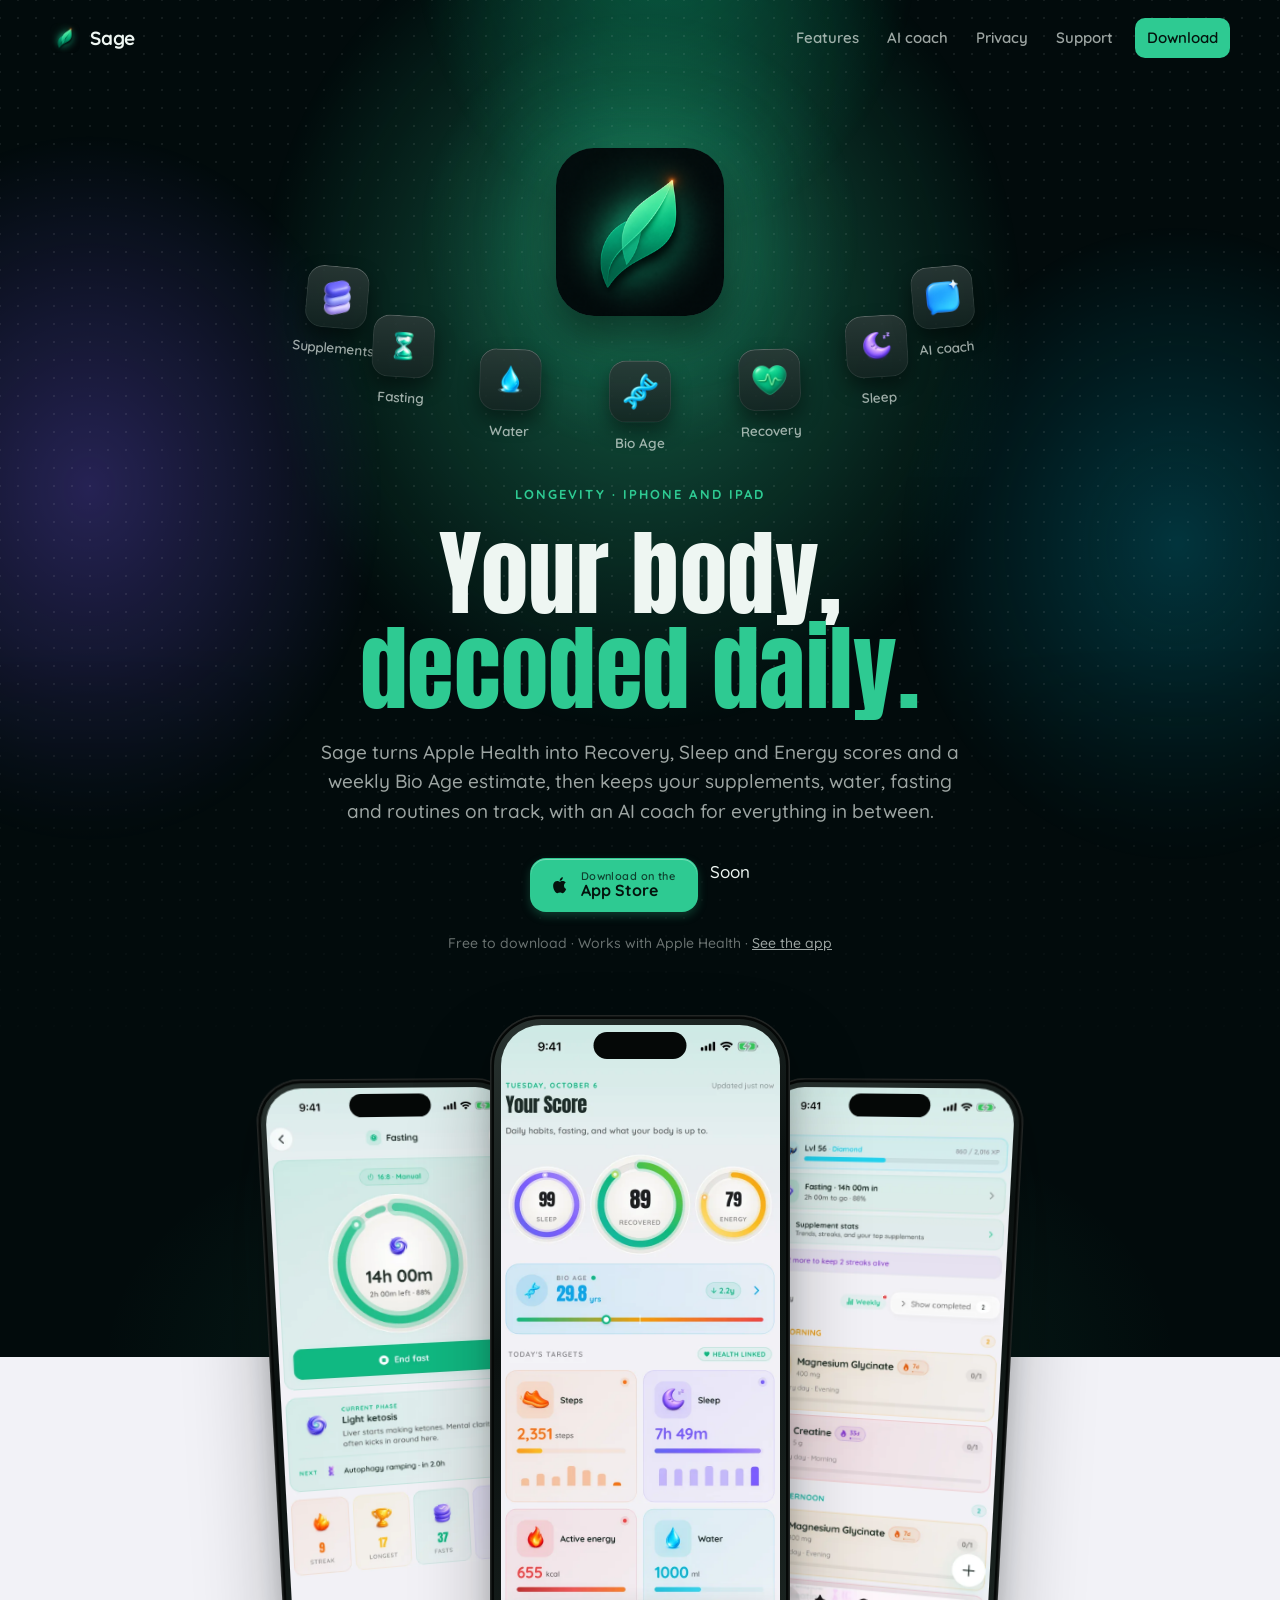
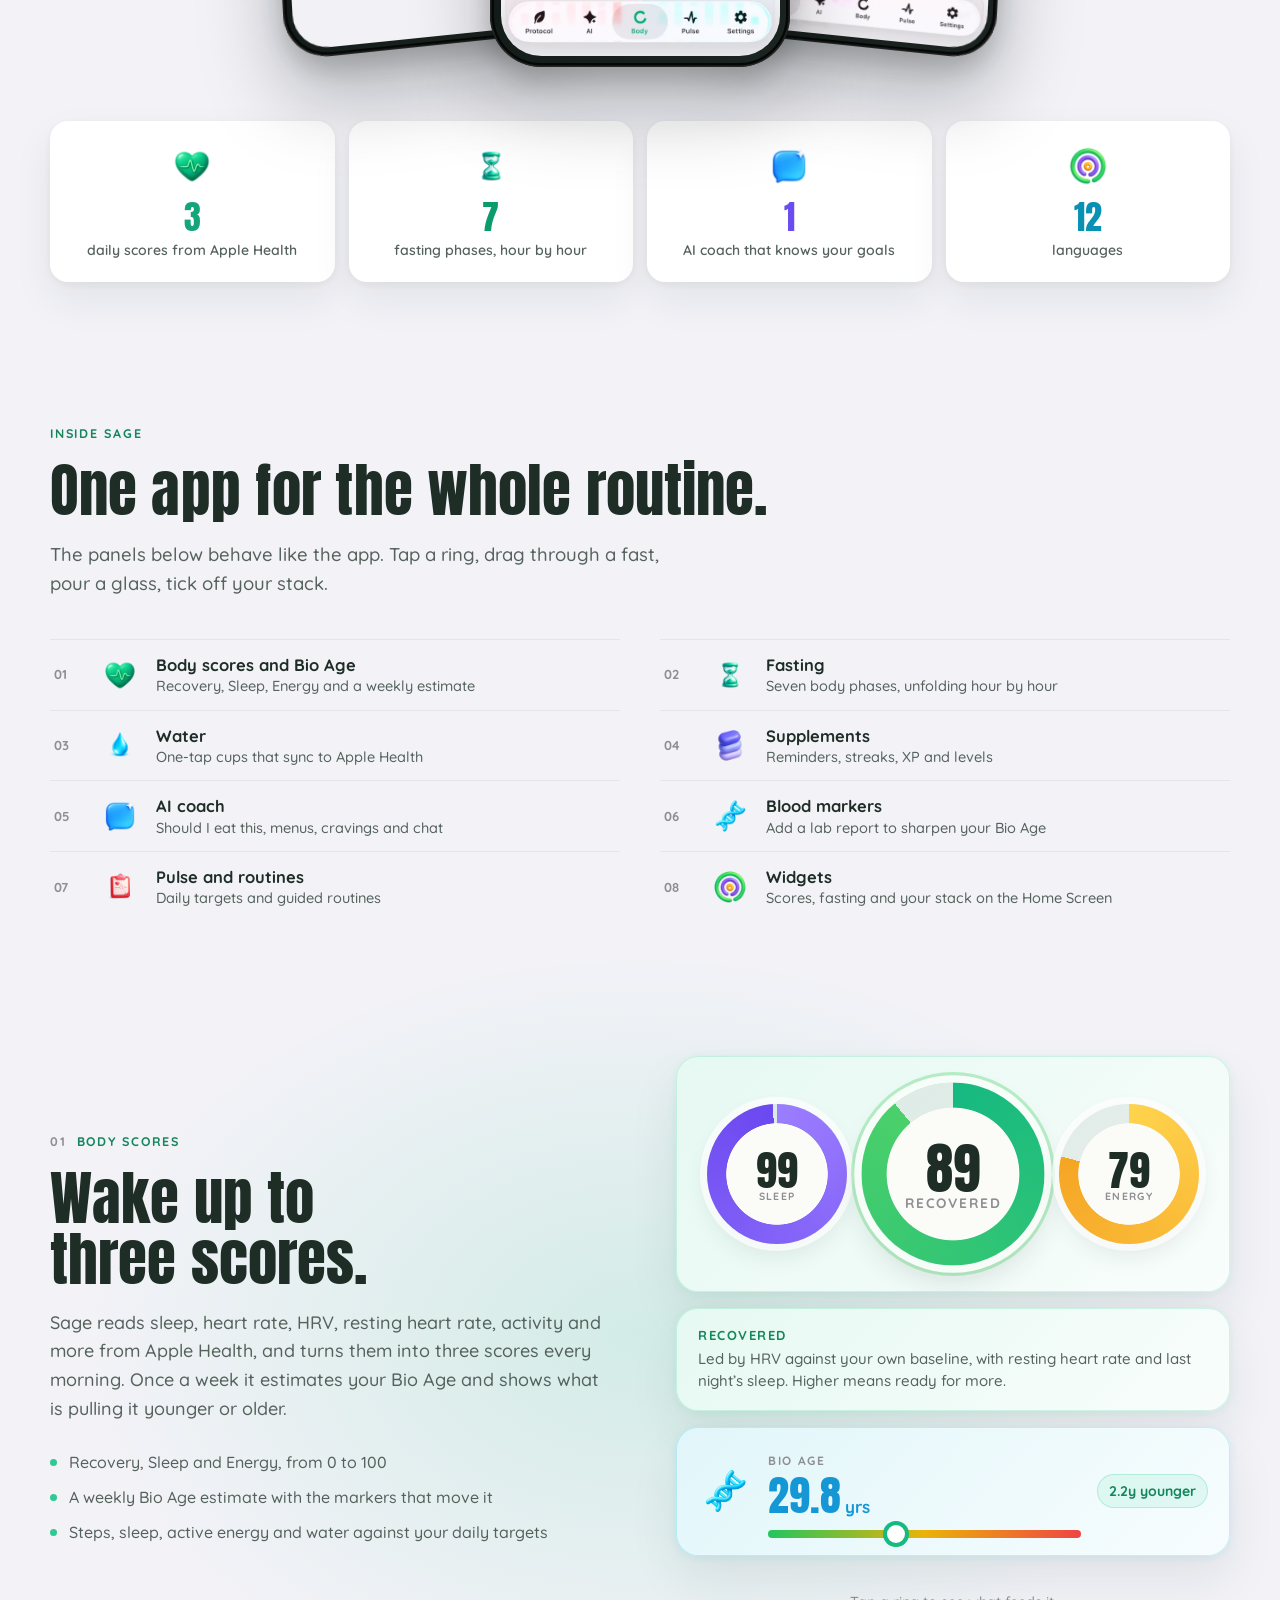
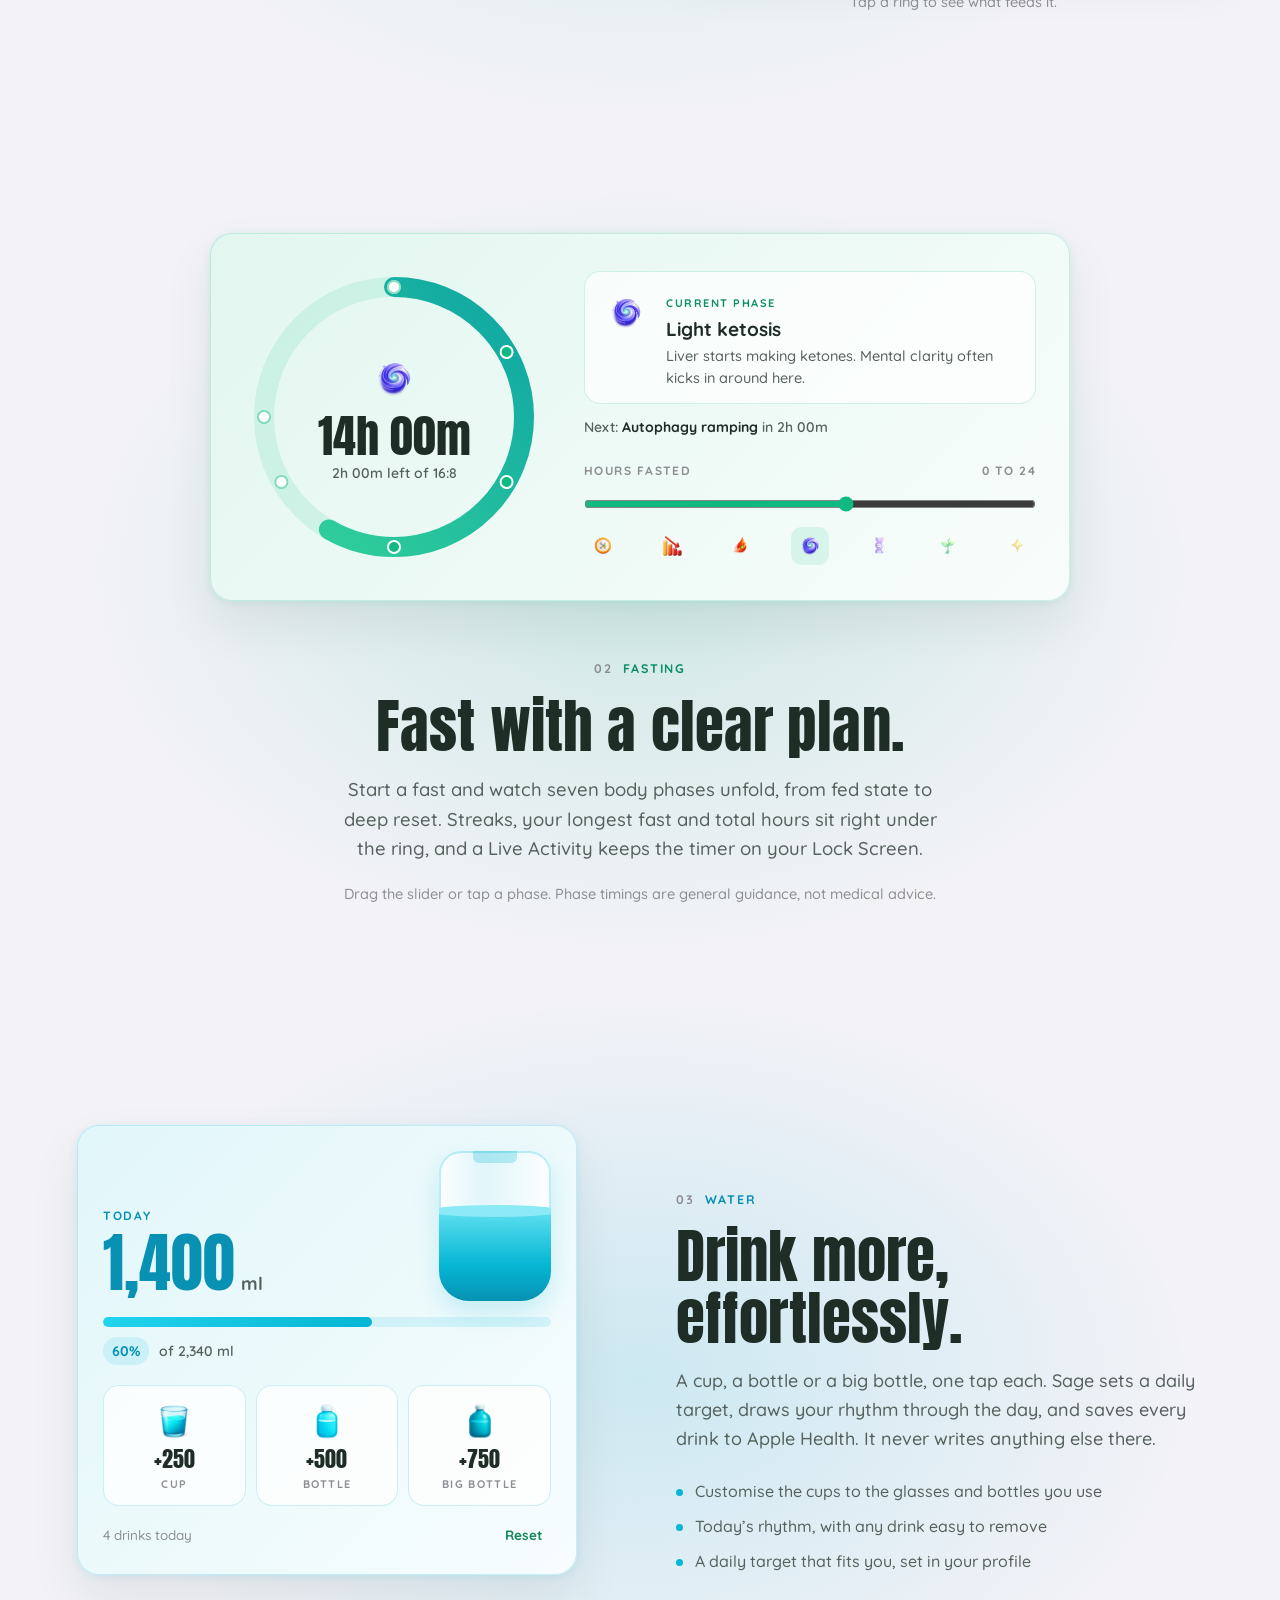
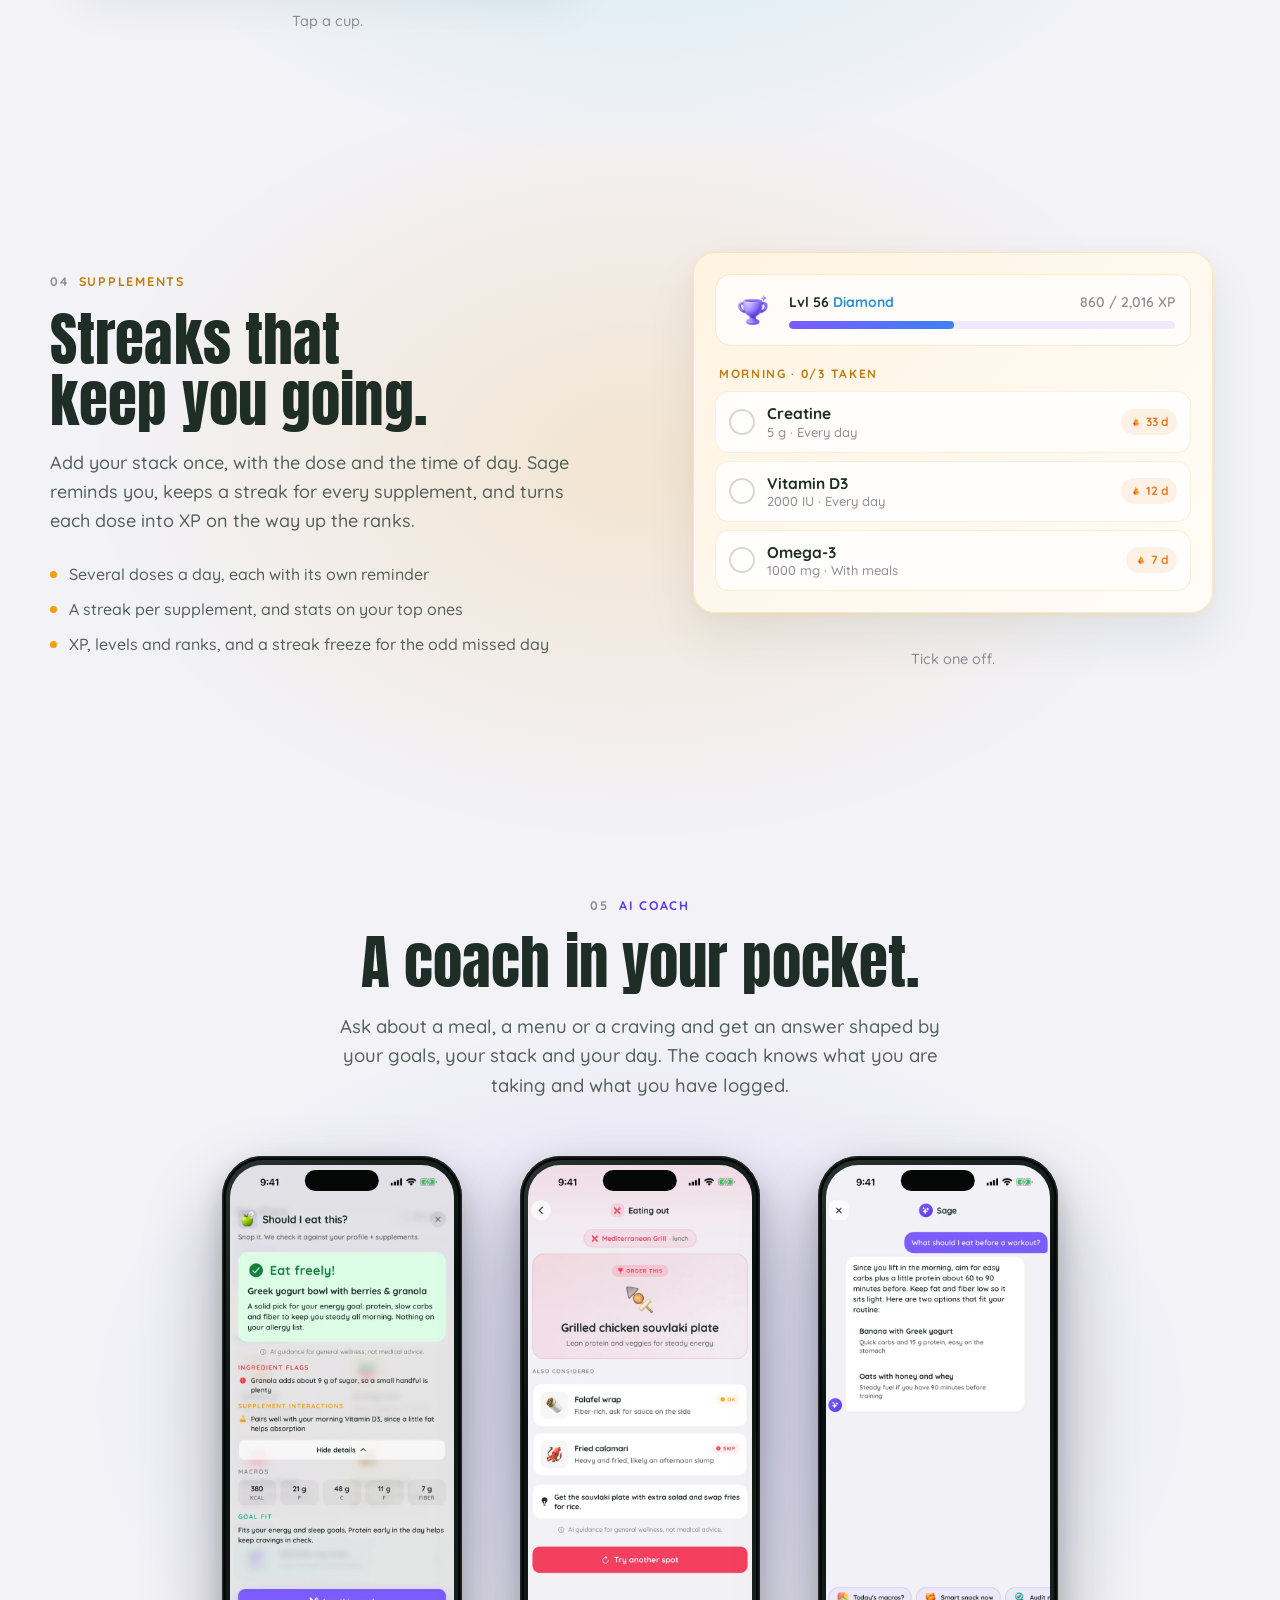
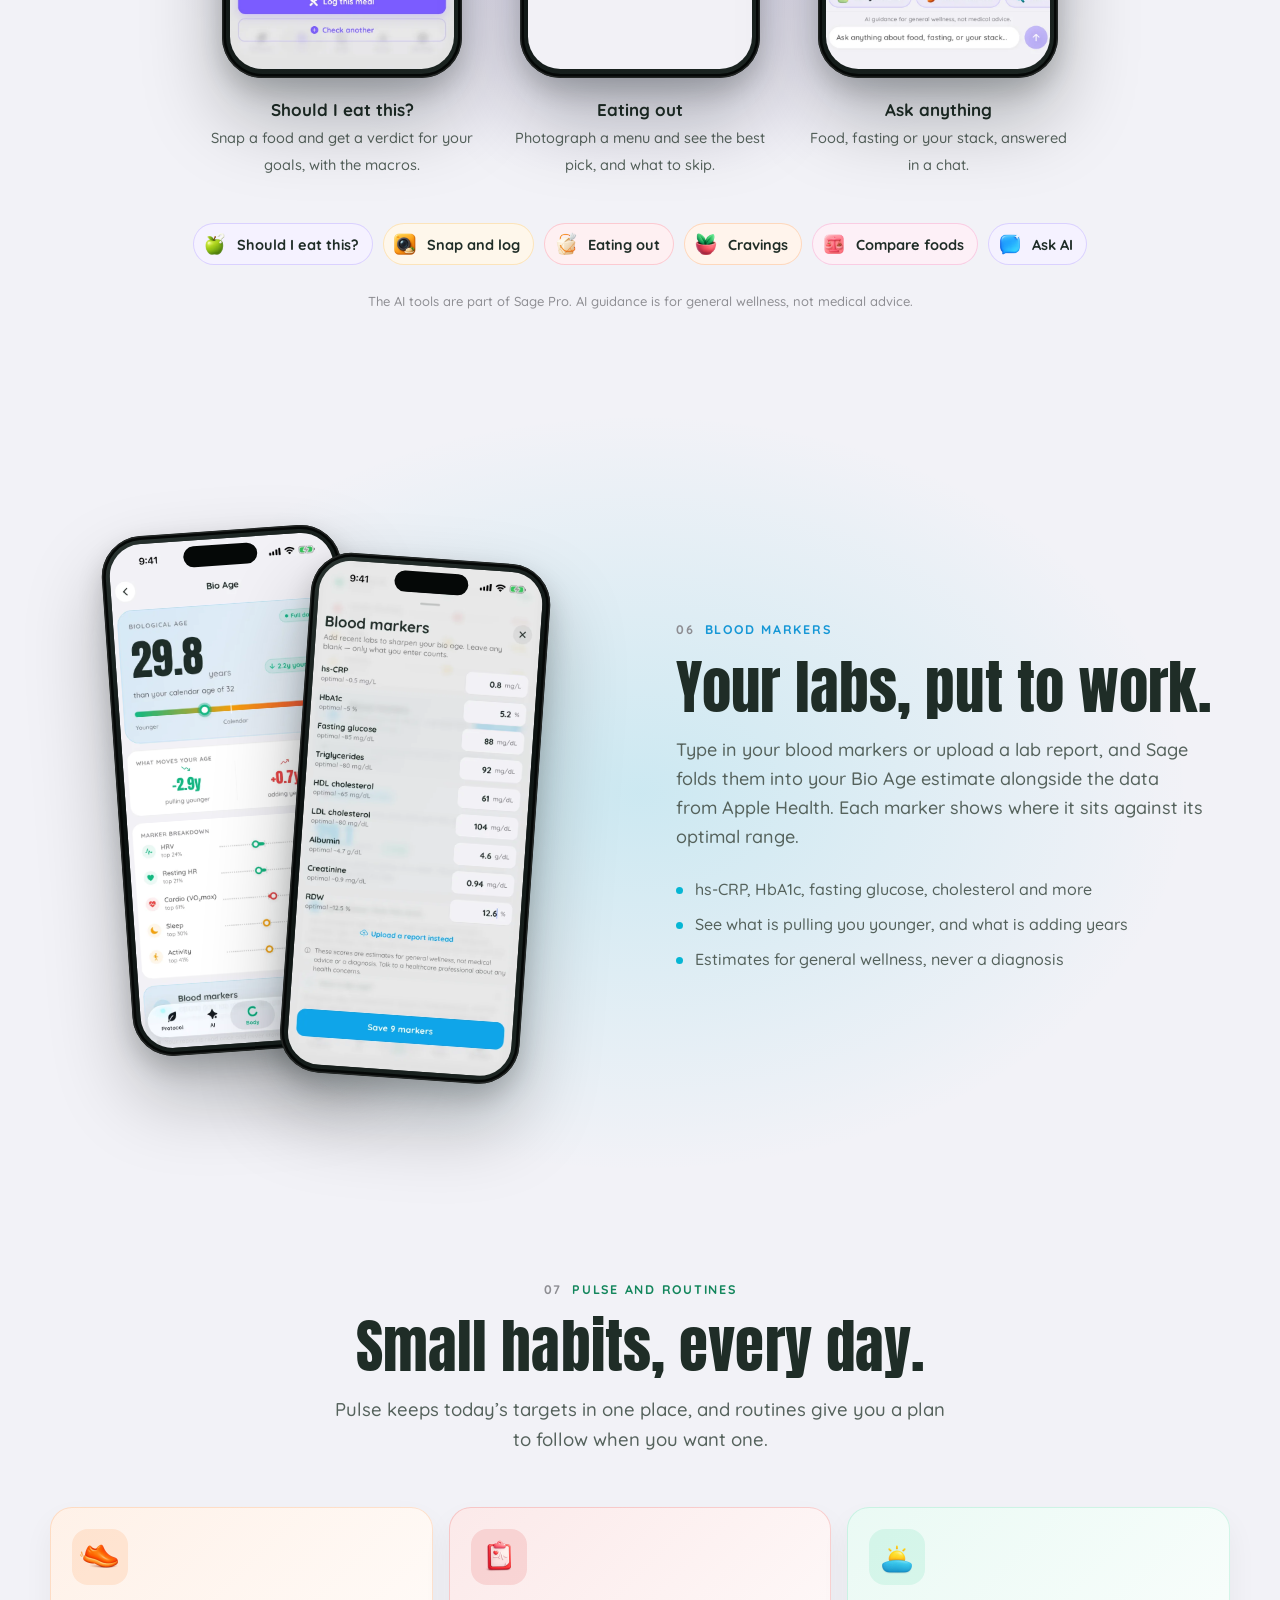
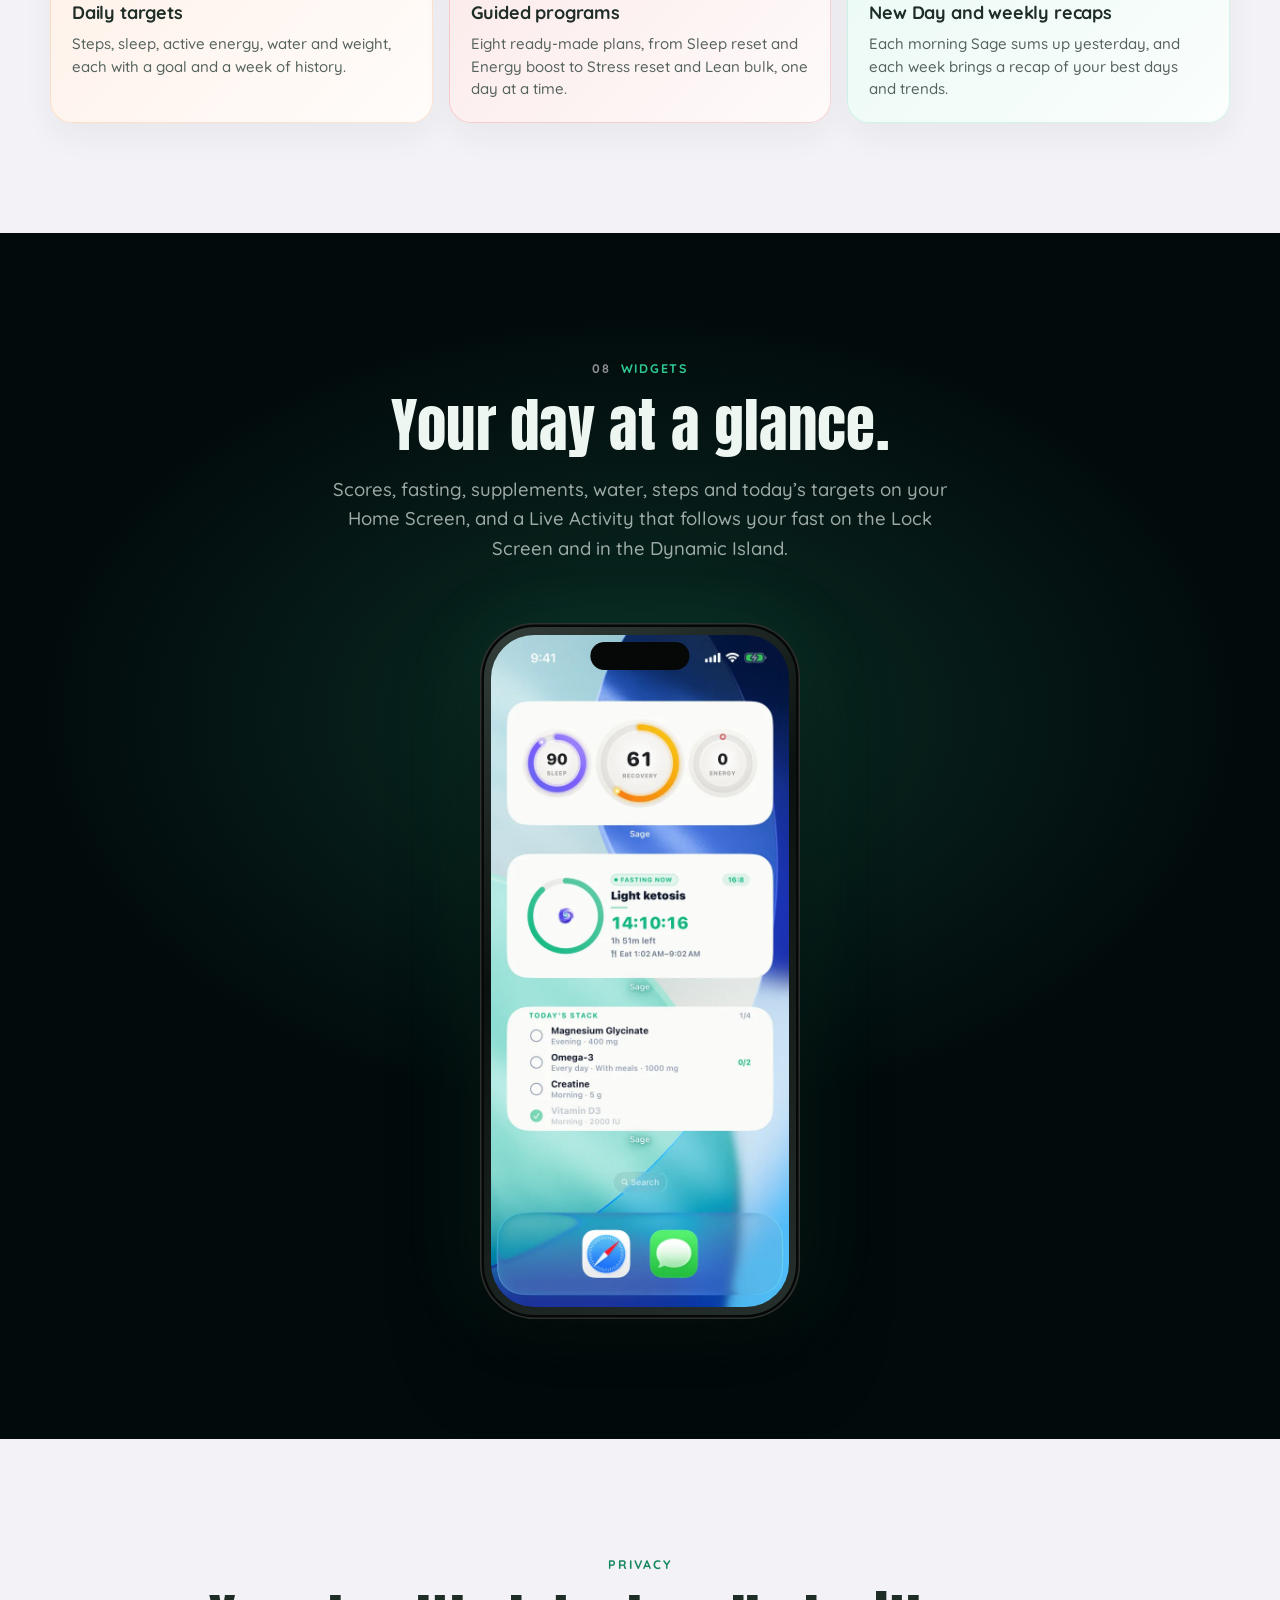
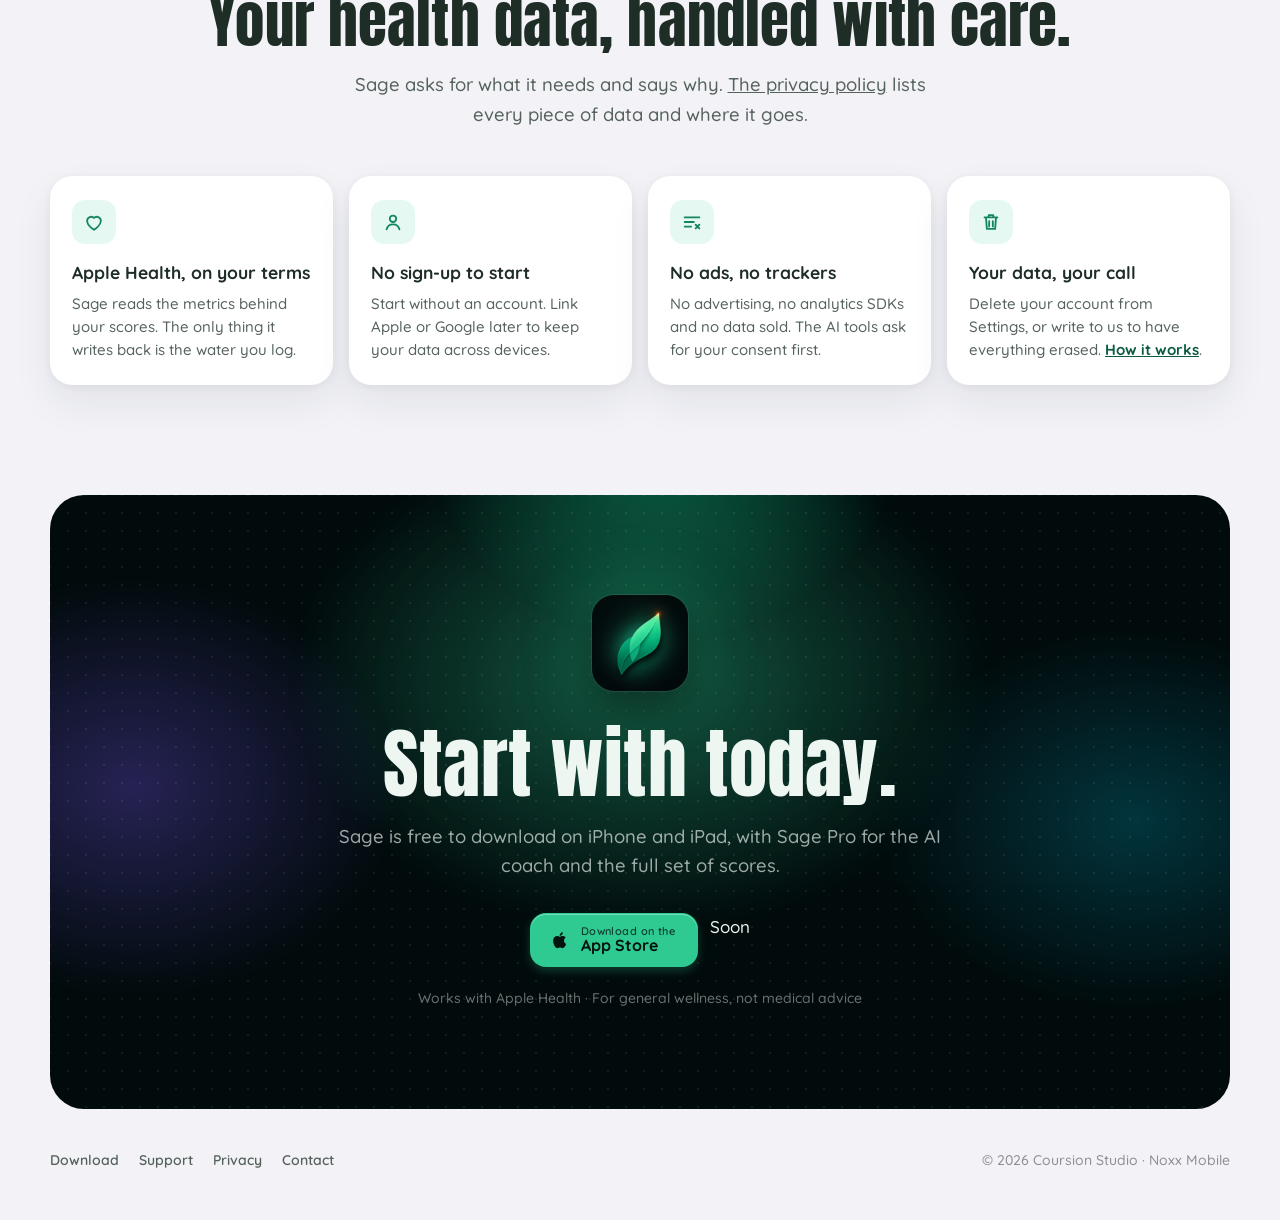
<file: index.html>
<!doctype html>
<html lang="en">
<head>
  <meta charset="utf-8" />
  <meta name="viewport" content="width=device-width, initial-scale=1" />
  <title>Sage — Your body, decoded daily</title>
  <meta name="description" content="Sage turns Apple Health into daily Recovery, Sleep and Energy scores and a weekly Bio Age estimate, and keeps your supplements, water, fasting and routines on track with an AI coach." />
  <link rel="canonical" href="https://sage.coursion.studio/" />
  <link rel="icon" type="image/png" href="favicon.png" />
  <link rel="apple-touch-icon" href="apple-touch-icon.png" />
  <link rel="preload" as="font" type="font/ttf" href="fonts/Anton-Regular.ttf" crossorigin />
  <link rel="preload" as="font" type="font/ttf" href="fonts/Quicksand.ttf" crossorigin />
  <link rel="stylesheet" href="sage.css?v=1" />
  <meta property="og:type" content="website" />
  <meta property="og:url" content="https://sage.coursion.studio/" />
  <meta property="og:title" content="Sage — Your body, decoded daily" />
  <meta property="og:description" content="Daily scores and a Bio Age estimate from Apple Health, plus supplements, water, fasting, routines and an AI coach in one app." />
  <meta property="og:image" content="https://sage.coursion.studio/og.png" />
  <meta property="og:image:width" content="1200" />
  <meta property="og:image:height" content="630" />
  <meta name="twitter:card" content="summary_large_image" />
  <meta name="theme-color" content="#020B0C" />
  <meta name="apple-itunes-app" content="app-id=6753355163" />
  <script type="application/ld+json">
  {
    "@context": "https://schema.org",
    "@type": "MobileApplication",
    "name": "Sage",
    "url": "https://sage.coursion.studio/",
    "image": "https://sage.coursion.studio/icon.png",
    "screenshot": "https://sage.coursion.studio/og.png",
    "applicationCategory": "HealthApplication",
    "operatingSystem": "iOS",
    "installUrl": "https://apps.apple.com/app/id6753355163",
    "description": "Daily Recovery, Sleep and Energy scores and a weekly Bio Age estimate from Apple Health, with supplements, water, fasting, routines and an AI coach.",
    "offers": { "@type": "Offer", "price": "0", "priceCurrency": "USD" },
    "publisher": { "@type": "Organization", "name": "Coursion Studio" }
  }
  </script>
  <script>document.documentElement.classList.add("js");window.__rv=setTimeout(function(){document.documentElement.classList.add("reveal-all")},4000);</script>
  <script defer src="sage.js?v=1"></script>
</head>
<body>
  <a class="skip" href="#features">Skip to the features</a>

  <header class="hero night reveal" data-live>
    <div class="mesh" aria-hidden="true"><i class="m1"></i><i class="m2"></i><i class="m3"></i><i class="m4"></i></div>
    <div class="container">
      <nav class="top" aria-label="Main">
        <a class="brand" href="./"><img src="icon-256.png" alt="" width="30" height="30" /><span>Sage</span></a>
        <div class="links">
          <a href="#features">Features</a>
          <a href="#coach">AI coach</a>
          <a href="#privacy">Privacy</a>
          <a href="support.html">Support</a>
          <a class="keep" href="#download">Download</a>
        </div>
      </nav>

      <div class="fan" role="img" aria-label="The Sage icon with its features fanned out beneath it: supplements, fasting, water, Bio Age, recovery, sleep and the AI coach.">
        <img class="fan-icon" src="icon-256.png" alt="" width="168" height="168" fetchpriority="high" />
        <span class="fan-item"><span class="tile"><img src="img/icons/ai-optimize-stack.webp" alt="" width="46" height="46" /></span><b>Supplements</b></span>
        <span class="fan-item"><span class="tile"><img src="img/icons/fasting-hero.webp" alt="" width="46" height="46" /></span><b>Fasting</b></span>
        <span class="fan-item"><span class="tile"><img src="img/icons/pulse-water.webp" alt="" width="46" height="46" /></span><b>Water</b></span>
        <span class="fan-item"><span class="tile"><img src="img/icons/score-bioage.webp" alt="" width="46" height="46" /></span><b>Bio Age</b></span>
        <span class="fan-item"><span class="tile"><img src="img/icons/score-recovery.webp" alt="" width="46" height="46" /></span><b>Recovery</b></span>
        <span class="fan-item"><span class="tile"><img src="img/icons/pulse-sleep.webp" alt="" width="46" height="46" /></span><b>Sleep</b></span>
        <span class="fan-item"><span class="tile"><img src="img/icons/ai-ask.webp" alt="" width="46" height="46" /></span><b>AI coach</b></span>
      </div>

      <div class="hero-copy">
        <p class="eyebrow rise">Longevity · iPhone and iPad</p>
        <h1 class="rise" style="--d:.08s">Your body, <em>decoded daily.</em></h1>
        <p class="sub rise" style="--d:.14s">Sage turns Apple Health into Recovery, Sleep and Energy scores and a weekly Bio Age estimate, then keeps your supplements, water, fasting and routines on track, with an AI coach for everything in between.</p>
        <div class="cta-row rise" style="--d:.2s">
          <a class="btn primary" href="https://apps.apple.com/app/id6753355163" rel="noopener"><svg viewBox="0 0 24 24" fill="currentColor" aria-hidden="true"><path d="M16.37 12.7c-.02-2.2 1.8-3.26 1.88-3.31-1.02-1.5-2.62-1.7-3.19-1.72-1.36-.14-2.65.8-3.34.8-.69 0-1.75-.78-2.88-.76-1.48.02-2.85.86-3.61 2.19-1.54 2.67-.39 6.62 1.11 8.79.73 1.06 1.6 2.25 2.75 2.2 1.1-.04 1.52-.71 2.85-.71 1.33 0 1.71.71 2.87.69 1.19-.02 1.94-1.08 2.66-2.14.84-1.23 1.19-2.42 1.21-2.48-.03-.01-2.32-.89-2.34-3.53zM14.18 6.24c.61-.74 1.02-1.76.91-2.78-.88.04-1.94.59-2.57 1.32-.56.65-1.06 1.69-.92 2.69.98.08 1.98-.5 2.58-1.23z"/></svg><span class="two"><small>Download on the</small>App Store</span></a><span class="pill-soon">Soon</span></span>
        </div>
        <p class="req-note rise" style="--d:.24s">Free to download · Works with Apple Health · <a href="#tour">See the app</a></p>
      </div>
    </div>
  </header>

  <main>
    <section id="tour" class="tour reveal" aria-label="Sage on iPhone">
      <div class="container">
        <div class="phones rise">
          <span class="phone left"><img src="shots/04-fasting.webp" width="660" height="1434" alt="The fasting screen at 14 hours, in light ketosis, with the phase ring, an End fast button and streak stats." /></span>
          <span class="phone mid"><img src="shots/01-body.webp" width="660" height="1434" alt="Sage’s Body tab: Sleep 99, Recovered 89 and Energy 79 rings, a Bio Age of 29.8 years, and steps, sleep, active energy and water tiles." /></span>
          <span class="phone right"><img src="shots/05-protocol.webp" width="660" height="1434" alt="The Protocol tab: level 56 Diamond, fasting and supplement stats, and the morning stack with streaks." /></span>
        </div>
        <ul class="facts">
          <li class="rise" style="--d:.06s;--c:#16a57a"><img src="img/icons/score-recovery.webp" alt="" width="46" height="46" /><b>3</b><span>daily scores from Apple Health</span></li>
          <li class="rise" style="--d:.1s;--c:#0c9b6d"><img src="img/icons/fasting-hero.webp" alt="" width="46" height="46" /><b>7</b><span>fasting phases, hour by hour</span></li>
          <li class="rise" style="--d:.14s;--c:#6a4cf0"><img src="img/icons/ai-ask.webp" alt="" width="46" height="46" /><b>1</b><span>AI coach that knows your goals</span></li>
          <li class="rise" style="--d:.18s;--c:#0891b2"><img src="img/icons/whatsnew-gradient.webp" alt="" width="46" height="46" /><b>12</b><span>languages</span></li>
        </ul>
      </div>
    </section>

    <div class="container">
      <section id="features" class="intro">
        <p class="kicker">Inside Sage</p>
        <h2 class="display">One app for the whole routine.</h2>
        <p class="lede">The panels below behave like the app. Tap a ring, drag through a fast, pour a glass, tick off your stack.</p>
        <ol class="index">
          <li><a href="#scores"><span class="ix-n">01</span><img src="img/icons/score-recovery.webp" alt="" width="40" height="40" loading="lazy" /><span class="ix-t"><b>Body scores and Bio Age</b><span>Recovery, Sleep, Energy and a weekly estimate</span></span></a></li>
          <li><a href="#fasting"><span class="ix-n">02</span><img src="img/icons/fasting-hero.webp" alt="" width="40" height="40" loading="lazy" /><span class="ix-t"><b>Fasting</b><span>Seven body phases, unfolding hour by hour</span></span></a></li>
          <li><a href="#water"><span class="ix-n">03</span><img src="img/icons/pulse-water.webp" alt="" width="40" height="40" loading="lazy" /><span class="ix-t"><b>Water</b><span>One-tap cups that sync to Apple Health</span></span></a></li>
          <li><a href="#stack"><span class="ix-n">04</span><img src="img/icons/ai-optimize-stack.webp" alt="" width="40" height="40" loading="lazy" /><span class="ix-t"><b>Supplements</b><span>Reminders, streaks, XP and levels</span></span></a></li>
          <li><a href="#coach"><span class="ix-n">05</span><img src="img/icons/ai-ask.webp" alt="" width="40" height="40" loading="lazy" /><span class="ix-t"><b>AI coach</b><span>Should I eat this, menus, cravings and chat</span></span></a></li>
          <li><a href="#labs"><span class="ix-n">06</span><img src="img/icons/score-bioage.webp" alt="" width="40" height="40" loading="lazy" /><span class="ix-t"><b>Blood markers</b><span>Add a lab report to sharpen your Bio Age</span></span></a></li>
          <li><a href="#pulse"><span class="ix-n">07</span><img src="img/icons/pulse-routines.webp" alt="" width="40" height="40" loading="lazy" /><span class="ix-t"><b>Pulse and routines</b><span>Daily targets and guided routines</span></span></a></li>
          <li><a href="#widgets"><span class="ix-n">08</span><img src="img/icons/whatsnew-gradient.webp" alt="" width="40" height="40" loading="lazy" /><span class="ix-t"><b>Widgets</b><span>Scores, fasting and your stack on the Home Screen</span></span></a></li>
        </ol>
      </section>
    </div>

    <section id="scores" class="sec reveal" data-stage="scores" aria-labelledby="scores-title">
      <div class="glow" aria-hidden="true"></div>
      <div class="container split">
        <div class="split-copy">
          <p class="kicker rise"><span class="n">01</span>Body scores</p>
          <h2 id="scores-title" class="display rise" style="--d:.06s">Wake up to three scores.</h2>
          <p class="lede rise" style="--d:.1s">Sage reads sleep, heart rate, HRV, resting heart rate, activity and more from Apple Health, and turns them into three scores every morning. Once a week it estimates your Bio Age and shows what is pulling it younger or older.</p>
          <ul class="ticks rise" style="--d:.14s">
            <li>Recovery, Sleep and Energy, from 0 to 100</li>
            <li>A weekly Bio Age estimate with the markers that move it</li>
            <li>Steps, sleep, active energy and water against your daily targets</li>
          </ul>
        </div>
        <div class="split-stage">
          <div class="hero-card rings rise" style="--d:.08s;--a:var(--mint)" role="group" aria-label="Today’s scores">
            <button type="button" class="ring sleep" data-value="99" data-title="Sleep" data-note="Last night’s duration, efficiency, stages, consistency and disturbances, against how much sleep you need." aria-pressed="false"><div><b>99</b><span>Sleep</span></div></button>
            <button type="button" class="ring recovery big" data-value="89" data-title="Recovered" data-note="Led by HRV against your own baseline, with resting heart rate and last night’s sleep. Higher means ready for more." aria-pressed="true"><div><b>89</b><span>Recovered</span></div></button>
            <button type="button" class="ring energy" data-value="79" data-title="Energy" data-note="A battery charged by recovery and sleep, drained by waking hours, steps and workouts, and topped up by naps." aria-pressed="false"><div><b>79</b><span>Energy</span></div></button>
          </div>
          <p class="hero-card score-note rise" style="--d:.12s;--a:var(--mint)" aria-live="polite"><b>Recovered</b><span>Led by HRV against your own baseline, with resting heart rate and last night’s sleep. Higher means ready for more.</span></p>
          <div class="hero-card bio rise" style="--d:.16s">
            <img src="img/icons/score-bioage.webp" alt="" width="54" height="54" loading="lazy" />
            <div class="grow">
              <span class="k">Bio Age</span>
              <div class="v">29.8<small>yrs</small></div>
              <div class="bio-track" aria-hidden="true"><i></i></div>
            </div>
            <span class="delta">2.2y younger</span>
          </div>
          <p class="hint rise" style="--d:.2s">Tap a ring to see what feeds it.</p>
        </div>
      </div>
    </section>

    <section id="fasting" class="sec reveal" data-stage="fasting" aria-labelledby="fasting-title" style="--a:var(--fasting)">
      <div class="glow" aria-hidden="true"></div>
      <div class="container">
        <div class="hero-card fast rise">
          <div class="fast-ring">
            <svg viewBox="0 0 300 300" aria-hidden="true">
              <defs><linearGradient id="fastGrad" x1="0" y1="0" x2="1" y2="1"><stop offset="0" stop-color="#34d399" /><stop offset="1" stop-color="#0ea5a4" /></linearGradient></defs>
              <circle class="track" cx="150" cy="150" r="130" fill="none" stroke-width="20" />
              <circle class="arc" cx="150" cy="150" r="130" fill="none" stroke-width="20" stroke-linecap="round" />
              <g class="ticks-g"></g>
            </svg>
            <div class="fast-mid"><img src="img/icons/phase-ketosis.webp" alt="" width="58" height="58" /><b>14h 00m</b><span>2h 00m left of 16:8</span></div>
          </div>
          <div>
            <div class="phase" aria-live="polite">
              <img src="img/icons/phase-ketosis.webp" alt="" width="52" height="52" />
              <div><span class="k">Current phase</span><b>Light ketosis</b><p>Liver starts making ketones. Mental clarity often kicks in around here.</p></div>
            </div>
            <p class="phase-next">Next: <b>Autophagy ramping</b> in 2h 00m</p>
            <div class="scrub">
              <label for="fast-h"><span>Hours fasted</span><span>0 to 24</span></label>
              <input id="fast-h" type="range" min="0" max="24" step="0.25" value="14" />
              <div class="phase-dots"></div>
            </div>
          </div>
        </div>
        <div class="sec-head center">
          <p class="kicker rise" style="--k:#0c8f64"><span class="n">02</span>Fasting</p>
          <h2 id="fasting-title" class="display rise" style="--d:.06s">Fast with a clear plan.</h2>
          <p class="lede rise" style="--d:.1s">Start a fast and watch seven body phases unfold, from fed state to deep reset. Streaks, your longest fast and total hours sit right under the ring, and a Live Activity keeps the timer on your Lock Screen.</p>
          <p class="hint rise" style="--d:.14s">Drag the slider or tap a phase. Phase timings are general guidance, not medical advice.</p>
        </div>
      </div>
      <script type="application/json" id="phases">[
        {"hours":0,"icon":"phase-fed","title":"Fed state","body":"Insulin is high. Your body is using and storing the energy from your last meal."},
        {"hours":4,"icon":"phase-glucose-drop","title":"Glucose dipping","body":"Blood sugar is settling and insulin starts to fall."},
        {"hours":8,"icon":"phase-fat-burn","title":"Fat-burning mode","body":"Glycogen stores are draining. Your body shifts toward burning fat for fuel."},
        {"hours":12,"icon":"phase-ketosis","title":"Light ketosis","body":"Liver starts making ketones. Mental clarity often kicks in around here."},
        {"hours":16,"icon":"phase-autophagy","title":"Autophagy ramping","body":"Cellular clean-up picks up and damaged proteins get recycled."},
        {"hours":18,"icon":"phase-gh-spike","title":"Growth hormone peak","body":"Growth hormone rises, helping protect muscle while you fast."},
        {"hours":24,"icon":"phase-deep-reset","title":"Deep reset","body":"Insulin sensitivity rises after a full day without food."}
      ]</script>
    </section>

    <section id="water" class="sec reveal" aria-labelledby="water-title" style="--a:var(--water)">
      <div class="glow" aria-hidden="true"></div>
      <div class="container split reverse">
        <div class="split-copy">
          <p class="kicker rise" style="--k:#0891b2"><span class="n">03</span>Water</p>
          <h2 id="water-title" class="display rise" style="--d:.06s">Drink more, effortlessly.</h2>
          <p class="lede rise" style="--d:.1s">A cup, a bottle or a big bottle, one tap each. Sage sets a daily target, draws your rhythm through the day, and saves every drink to Apple Health. It never writes anything else there.</p>
          <ul class="ticks rise" style="--d:.14s">
            <li>Customise the cups to the glasses and bottles you use</li>
            <li>Today’s rhythm, with any drink easy to remove</li>
            <li>A daily target that fits you, set in your profile</li>
          </ul>
        </div>
        <div class="split-stage">
          <div class="hero-card water rise" style="--d:.08s" data-stage="water" data-goal="2340" data-start="1400" data-drinks="4" role="group" aria-label="A demo water tracker">
            <div class="water-top">
              <div>
                <span class="k">Today</span>
                <div class="ml"><span aria-live="polite">1,400</span><small>ml</small></div>
              </div>
              <div class="jar" aria-hidden="true"><i></i></div>
            </div>
            <div class="bar" aria-hidden="true"><i></i></div>
            <div class="water-meta"><span class="pct">60%</span><span>of 2,340 ml</span></div>
            <div class="cups">
              <button type="button" class="cup" data-ml="250"><img src="img/icons/water-cup.webp" alt="" width="44" height="44" loading="lazy" /><b>+250</b><span>Cup</span></button>
              <button type="button" class="cup" data-ml="500"><img src="img/icons/water-bottle.webp" alt="" width="44" height="44" loading="lazy" /><b>+500</b><span>Bottle</span></button>
              <button type="button" class="cup" data-ml="750"><img src="img/icons/water-bottle-big.webp" alt="" width="44" height="44" loading="lazy" /><b>+750</b><span>Big bottle</span></button>
            </div>
            <div class="water-foot"><span class="drinks">4 drinks today</span><button type="button" class="linkish reset">Reset</button></div>
          </div>
          <p class="hint rise" style="--d:.12s">Tap a cup.</p>
        </div>
      </div>
    </section>

    <section id="stack" class="sec reveal" aria-labelledby="stack-title" style="--a:var(--amber)">
      <div class="glow" aria-hidden="true"></div>
      <div class="container split">
        <div class="split-copy">
          <p class="kicker rise" style="--k:#c27c0e"><span class="n">04</span>Supplements</p>
          <h2 id="stack-title" class="display rise" style="--d:.06s">Streaks that keep you going.</h2>
          <p class="lede rise" style="--d:.1s">Add your stack once, with the dose and the time of day. Sage reminds you, keeps a streak for every supplement, and turns each dose into XP on the way up the ranks.</p>
          <ul class="ticks rise" style="--d:.14s">
            <li>Several doses a day, each with its own reminder</li>
            <li>A streak per supplement, and stats on your top ones</li>
            <li>XP, levels and ranks, and a streak freeze for the odd missed day</li>
          </ul>
        </div>
        <div class="split-stage">
          <div class="hero-card stack rise" style="--d:.08s" data-stage="stack" data-xp="860" data-max="2016" role="group" aria-label="A demo supplement stack">
            <span class="xp-toast" aria-hidden="true">+10 XP</span>
            <div class="lvl">
              <img src="img/icons/whatsnew-xp.webp" alt="" width="44" height="44" loading="lazy" />
              <div class="grow">
                <div class="lvl-top"><b>Lvl 56 <em>Diamond</em></b><span class="xp">860 / 2,016 XP</span></div>
                <div class="bar" aria-hidden="true"><i></i></div>
              </div>
            </div>
            <p class="slot">Morning · <span class="count">0/3 taken</span></p>
            <ul class="pills">
              <li><button type="button" class="pill-row" aria-pressed="false"><span class="chk"><svg viewBox="0 0 24 24" fill="none" stroke="#fff" stroke-width="3.2" stroke-linecap="round" stroke-linejoin="round" aria-hidden="true"><path d="m5 12.5 4.5 4.5L19 7.5"/></svg></span><span class="tx"><b>Creatine</b><span>5 g · Every day</span></span><span class="streak"><img src="img/icons/flame.webp" alt="" width="14" height="14" /><b>33</b>d</span></button></li>
              <li><button type="button" class="pill-row" aria-pressed="false"><span class="chk"><svg viewBox="0 0 24 24" fill="none" stroke="#fff" stroke-width="3.2" stroke-linecap="round" stroke-linejoin="round" aria-hidden="true"><path d="m5 12.5 4.5 4.5L19 7.5"/></svg></span><span class="tx"><b>Vitamin D3</b><span>2000 IU · Every day</span></span><span class="streak"><img src="img/icons/flame.webp" alt="" width="14" height="14" /><b>12</b>d</span></button></li>
              <li><button type="button" class="pill-row" aria-pressed="false"><span class="chk"><svg viewBox="0 0 24 24" fill="none" stroke="#fff" stroke-width="3.2" stroke-linecap="round" stroke-linejoin="round" aria-hidden="true"><path d="m5 12.5 4.5 4.5L19 7.5"/></svg></span><span class="tx"><b>Omega-3</b><span>1000 mg · With meals</span></span><span class="streak"><img src="img/icons/flame.webp" alt="" width="14" height="14" /><b>7</b>d</span></button></li>
            </ul>
          </div>
          <p class="hint rise" style="--d:.12s">Tick one off.</p>
        </div>
      </div>
    </section>

    <section id="coach" class="sec ai-band reveal" aria-labelledby="coach-title">
      <div class="glow" aria-hidden="true"></div>
      <div class="container center">
        <p class="kicker rise"><span class="n">05</span>AI coach</p>
        <h2 id="coach-title" class="display rise" style="--d:.06s">A coach in your pocket.</h2>
        <p class="lede rise" style="--d:.1s">Ask about a meal, a menu or a craving and get an answer shaped by your goals, your stack and your day. The coach knows what you are taking and what you have logged.</p>
        <div class="ai-phones">
          <figure class="rise" style="--d:.08s">
            <span class="phone sm"><img src="shots/ai-verdict.webp" width="660" height="1434" loading="lazy" alt="The Should I eat this verdict for a Greek yoghurt bowl: Eat freely, with ingredient flags, supplement interactions and macros." /></span>
            <figcaption><b>Should I eat this?</b><span>Snap a food and get a verdict for your goals, with the macros.</span></figcaption>
          </figure>
          <figure class="rise" style="--d:.14s">
            <span class="phone sm"><img src="shots/ai-eating-out.webp" width="660" height="1434" loading="lazy" alt="Eating out at a Mediterranean grill: the best pick on the menu, and dishes to skip." /></span>
            <figcaption><b>Eating out</b><span>Photograph a menu and see the best pick, and what to skip.</span></figcaption>
          </figure>
          <figure class="rise" style="--d:.2s">
            <span class="phone sm"><img src="shots/ai-chat.webp" width="660" height="1434" loading="lazy" alt="A chat with Sage about what to eat before a morning workout." /></span>
            <figcaption><b>Ask anything</b><span>Food, fasting or your stack, answered in a chat.</span></figcaption>
          </figure>
        </div>
        <ul class="tools rise" style="--d:.1s" aria-label="AI tools">
          <li style="--c:#7C5CFF"><img src="img/icons/ai-should-eat.webp" alt="" width="28" height="28" loading="lazy" />Should I eat this?</li>
          <li style="--c:#F59E0B"><img src="img/icons/ai-snap-log.webp" alt="" width="28" height="28" loading="lazy" />Snap and log</li>
          <li style="--c:#F43F5E"><img src="img/icons/ai-eating-out.webp" alt="" width="28" height="28" loading="lazy" />Eating out</li>
          <li style="--c:#F97316"><img src="img/icons/ai-cravings-cure.webp" alt="" width="28" height="28" loading="lazy" />Cravings</li>
          <li style="--c:#EC4899"><img src="img/icons/ai-compare-foods.webp" alt="" width="28" height="28" loading="lazy" />Compare foods</li>
          <li style="--c:#7C5CFF"><img src="img/icons/ai-ask.webp" alt="" width="28" height="28" loading="lazy" />Ask AI</li>
        </ul>
        <p class="disclaim rise" style="--d:.14s">The AI tools are part of Sage Pro. AI guidance is for general wellness, not medical advice.</p>
      </div>
    </section>

    <section id="labs" class="sec reveal" aria-labelledby="labs-title" style="--a:var(--water)">
      <div class="glow" aria-hidden="true"></div>
      <div class="container split reverse">
        <div class="split-copy">
          <p class="kicker rise" style="--k:#1597d6"><span class="n">06</span>Blood markers</p>
          <h2 id="labs-title" class="display rise" style="--d:.06s">Your labs, put to work.</h2>
          <p class="lede rise" style="--d:.1s">Type in your blood markers or upload a lab report, and Sage folds them into your Bio Age estimate alongside the data from Apple Health. Each marker shows where it sits against its optimal range.</p>
          <ul class="ticks rise" style="--d:.14s">
            <li>hs-CRP, HbA1c, fasting glucose, cholesterol and more</li>
            <li>See what is pulling you younger, and what is adding years</li>
            <li>Estimates for general wellness, never a diagnosis</li>
          </ul>
        </div>
        <div class="split-stage">
          <div class="duo rise" style="--d:.08s">
            <span class="phone sm"><img src="shots/02-bio-age.webp" width="660" height="1434" loading="lazy" alt="The Bio Age screen: 29.8 years, 2.2 years younger than a calendar age of 32, with what moves your age and a marker breakdown." /></span>
            <span class="phone sm"><img src="shots/03-blood-markers.webp" width="660" height="1434" loading="lazy" alt="The blood markers sheet listing hs-CRP, HbA1c, fasting glucose, triglycerides, HDL and LDL cholesterol with optimal ranges." /></span>
          </div>
        </div>
      </div>
    </section>

    <section id="pulse" class="sec reveal" aria-labelledby="pulse-title">
      <div class="container center">
        <p class="kicker rise"><span class="n">07</span>Pulse and routines</p>
        <h2 id="pulse-title" class="display rise" style="--d:.06s">Small habits, every day.</h2>
        <p class="lede rise" style="--d:.1s">Pulse keeps today’s targets in one place, and routines give you a plan to follow when you want one.</p>
        <div class="grid3">
          <article class="fcard rise" style="--d:.06s;--a:#F97316"><img src="img/icons/pulse-steps.webp" alt="" width="56" height="56" loading="lazy" /><h3>Daily targets</h3><p>Steps, sleep, active energy, water and weight, each with a goal and a week of history.</p></article>
          <article class="fcard rise" style="--d:.1s;--a:#DC2626"><img src="img/icons/pulse-routines.webp" alt="" width="56" height="56" loading="lazy" /><h3>Guided programs</h3><p>Eight ready-made plans, from Sleep reset and Energy boost to Stress reset and Lean bulk, one day at a time.</p></article>
          <article class="fcard rise" style="--d:.14s;--a:#2eca92"><img src="img/icons/whatsnew-new-day.webp" alt="" width="56" height="56" loading="lazy" /><h3>New Day and weekly recaps</h3><p>Each morning Sage sums up yesterday, and each week brings a recap of your best days and trends.</p></article>
        </div>
      </div>
    </section>

    <section id="widgets" class="widgets night reveal" aria-labelledby="widgets-title">
      <div class="glow" aria-hidden="true"></div>
      <div class="container center">
        <p class="kicker rise"><span class="n">08</span>Widgets</p>
        <h2 id="widgets-title" class="display rise" style="--d:.06s">Your day at a glance.</h2>
        <p class="lede rise" style="--d:.1s">Scores, fasting, supplements, water, steps and today’s targets on your Home Screen, and a Live Activity that follows your fast on the Lock Screen and in the Dynamic Island.</p>
        <div class="phones-row rise" style="--d:.12s">
          <span class="phone wide"><img src="shots/08-widgets-a.webp" width="660" height="1434" loading="lazy" alt="The Home Screen with Sage widgets: the three score rings, the fasting timer in light ketosis, and today’s supplement stack." /></span>
        </div>
      </div>
    </section>

    <div class="container">
      <section id="privacy" class="trust reveal" aria-labelledby="trust-title">
        <div class="center">
          <p class="kicker rise">Privacy</p>
          <h2 id="trust-title" class="display rise" style="--d:.06s">Your health data, handled with care.</h2>
          <p class="lede rise" style="--d:.1s">Sage asks for what it needs and says why. <a href="privacy.html">The privacy policy</a> lists every piece of data and where it goes.</p>
        </div>
        <div class="trust-grid">
          <div class="trust-card rise" style="--d:.06s"><span class="ic"><svg viewBox="0 0 24 24" fill="none" stroke="currentColor" stroke-width="2" stroke-linecap="round" stroke-linejoin="round" aria-hidden="true"><path d="M12 20.5s-7.5-4.4-7.5-10.1A4.4 4.4 0 0 1 12 7.6a4.4 4.4 0 0 1 7.5 2.8c0 5.7-7.5 10.1-7.5 10.1z"/></svg></span><h3>Apple Health, on your terms</h3><p>Sage reads the metrics behind your scores. The only thing it writes back is the water you log.</p></div>
          <div class="trust-card rise" style="--d:.1s"><span class="ic"><svg viewBox="0 0 24 24" fill="none" stroke="currentColor" stroke-width="2" stroke-linecap="round" stroke-linejoin="round" aria-hidden="true"><circle cx="12" cy="8.5" r="3.5"/><path d="M5 20c.8-3.6 3.6-5.5 7-5.5s6.2 1.9 7 5.5"/></svg></span><h3>No sign-up to start</h3><p>Start without an account. Link Apple or Google later to keep your data across devices.</p></div>
          <div class="trust-card rise" style="--d:.14s"><span class="ic"><svg viewBox="0 0 24 24" fill="none" stroke="currentColor" stroke-width="2" stroke-linecap="round" stroke-linejoin="round" aria-hidden="true"><path d="M4 7h16M4 12h10M4 17h7"/><path d="m16 15 4 4M20 15l-4 4"/></svg></span><h3>No ads, no trackers</h3><p>No advertising, no analytics SDKs and no data sold. The AI tools ask for your consent first.</p></div>
          <div class="trust-card rise" style="--d:.18s"><span class="ic"><svg viewBox="0 0 24 24" fill="none" stroke="currentColor" stroke-width="2" stroke-linecap="round" stroke-linejoin="round" aria-hidden="true"><path d="M5 7h14M10 11v6M14 11v6M6.5 7l1 12.5h9l1-12.5M9.5 7V4.5h5V7"/></svg></span><h3>Your data, your call</h3><p>Delete your account from Settings, or write to us to have everything erased. <a href="privacy.html#control">How it works</a>.</p></div>
        </div>
      </section>

      <section id="download" class="cta-band night">
        <div class="mesh" aria-hidden="true"><i class="m1"></i><i class="m2"></i><i class="m3"></i><i class="m4"></i></div>
        <img class="ic" src="icon-256.png" alt="" width="96" height="96" loading="lazy" />
        <h2 class="display">Start with today.</h2>
        <p class="lede">Sage is free to download on iPhone and iPad, with Sage Pro for the AI coach and the full set of scores.</p>
        <div class="cta-row">
          <a class="btn primary" href="https://apps.apple.com/app/id6753355163" rel="noopener"><svg viewBox="0 0 24 24" fill="currentColor" aria-hidden="true"><path d="M16.37 12.7c-.02-2.2 1.8-3.26 1.88-3.31-1.02-1.5-2.62-1.7-3.19-1.72-1.36-.14-2.65.8-3.34.8-.69 0-1.75-.78-2.88-.76-1.48.02-2.85.86-3.61 2.19-1.54 2.67-.39 6.62 1.11 8.79.73 1.06 1.6 2.25 2.75 2.2 1.1-.04 1.52-.71 2.85-.71 1.33 0 1.71.71 2.87.69 1.19-.02 1.94-1.08 2.66-2.14.84-1.23 1.19-2.42 1.21-2.48-.03-.01-2.32-.89-2.34-3.53zM14.18 6.24c.61-.74 1.02-1.76.91-2.78-.88.04-1.94.59-2.57 1.32-.56.65-1.06 1.69-.92 2.69.98.08 1.98-.5 2.58-1.23z"/></svg><span class="two"><small>Download on the</small>App Store</span></a><span class="pill-soon">Soon</span></span>
        </div>
        <p class="req-note">Works with Apple Health · For general wellness, not medical advice</p>
      </section>
    </div>
  </main>

  <div class="container">
    <footer>
      <div class="links">
        <a href="#download">Download</a>
        <a href="support.html">Support</a>
        <a href="privacy.html">Privacy</a>
        <a href="mailto:support@coursion.studio">Contact</a>
      </div>
      <div>© 2026 Coursion Studio · Noxx Mobile</div>
    </footer>
  </div>
</body>
</html>
</file>
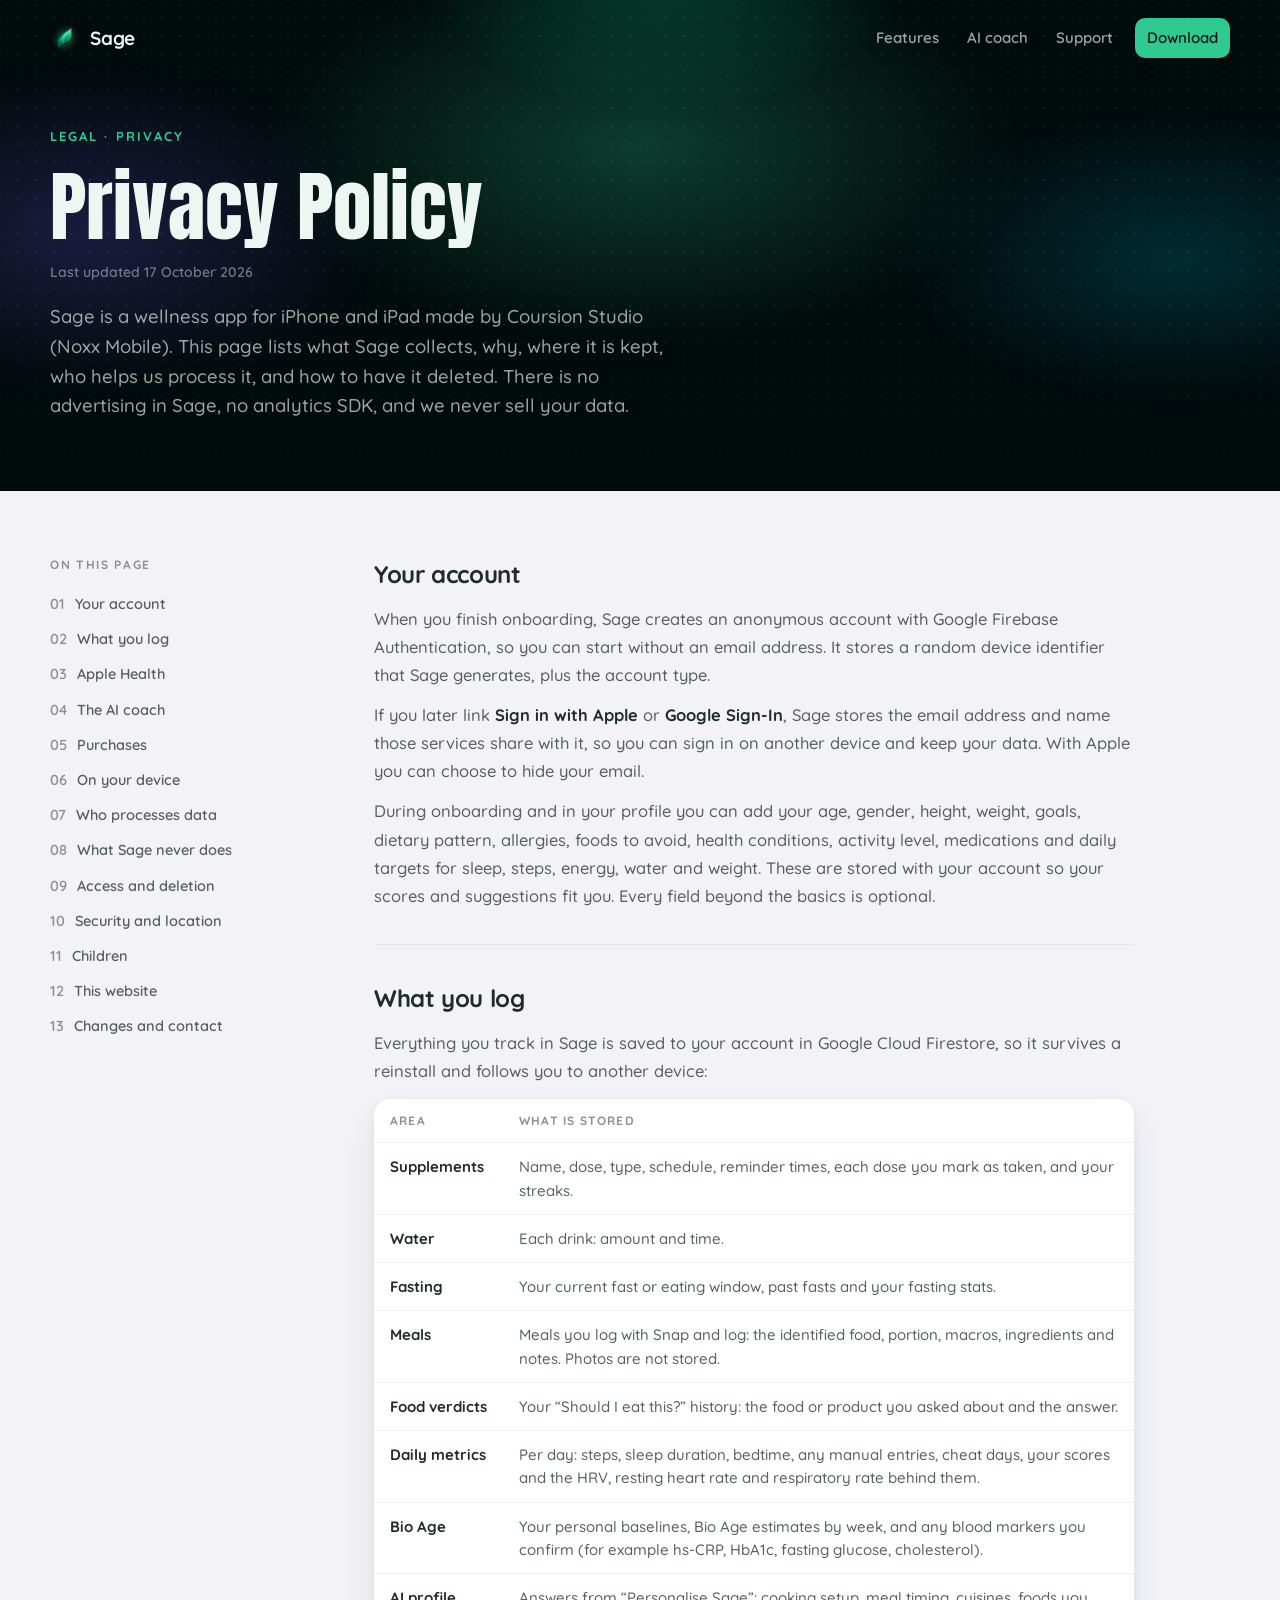
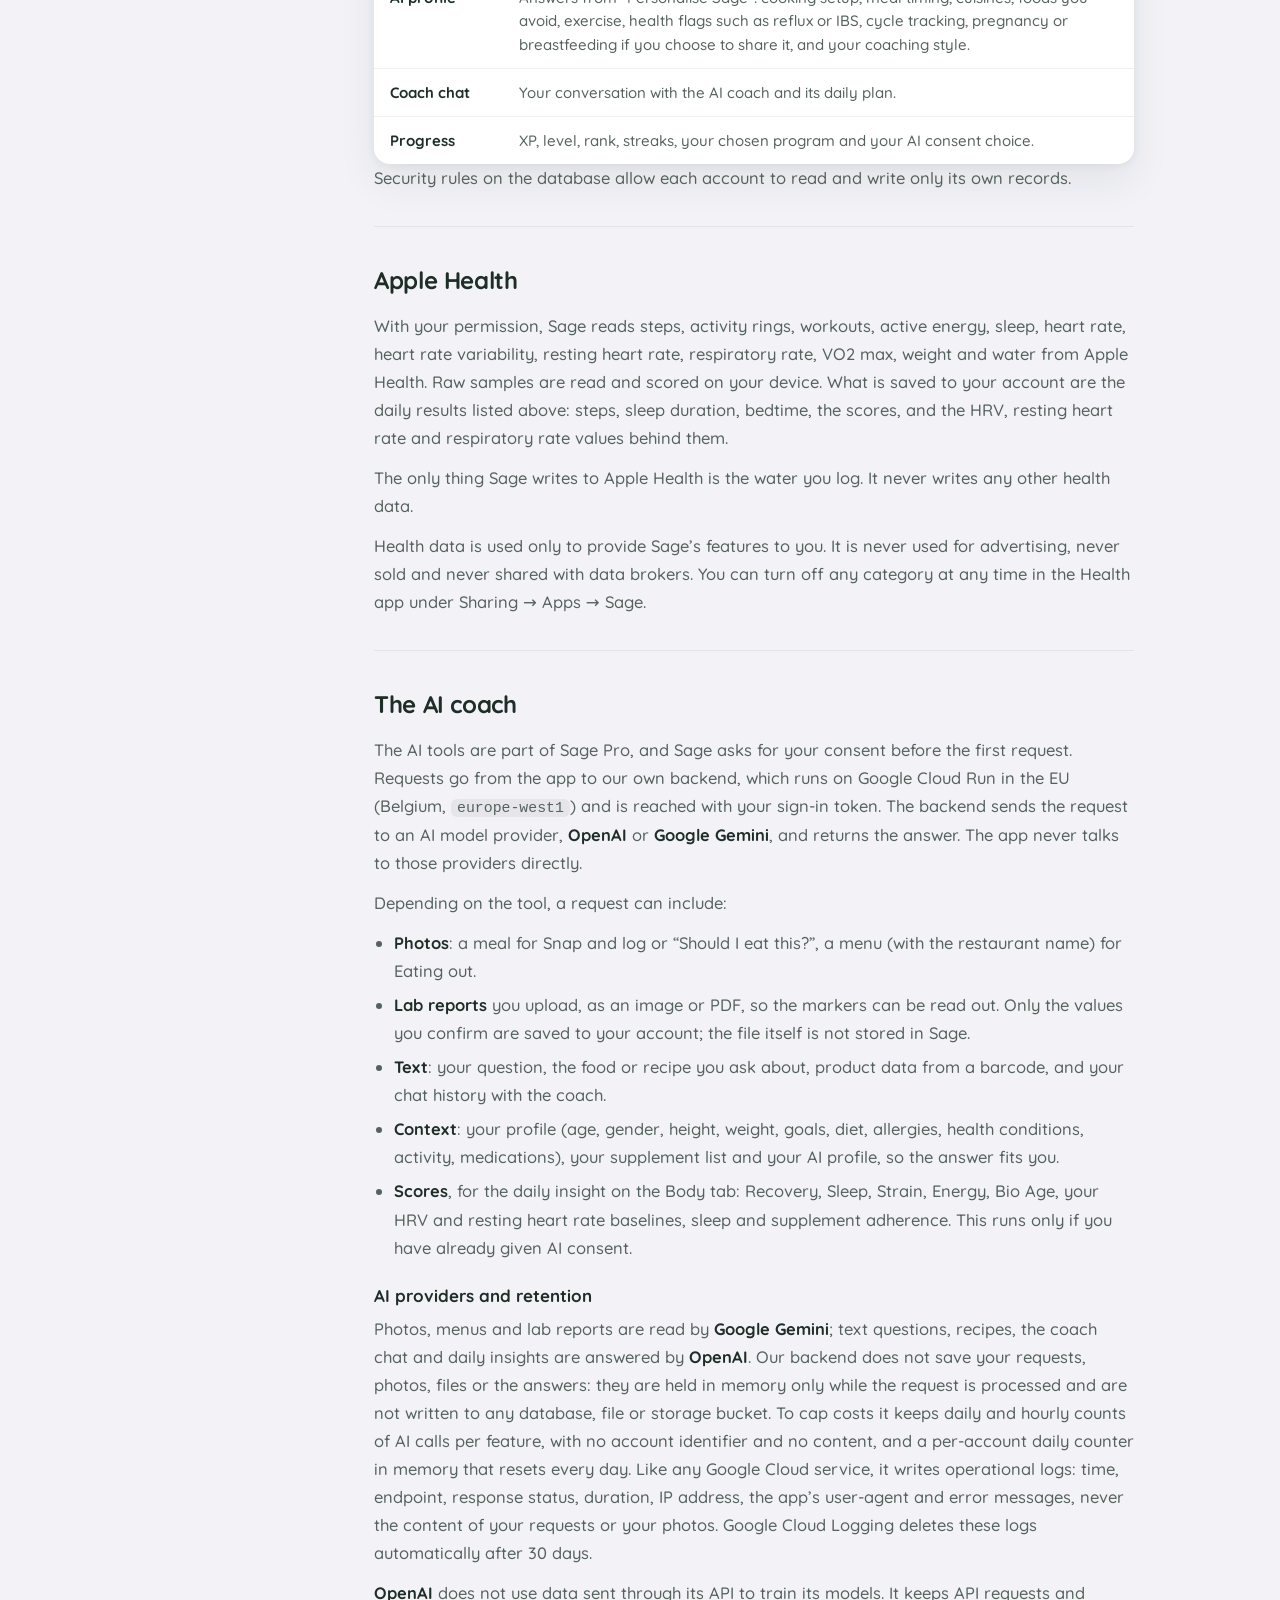
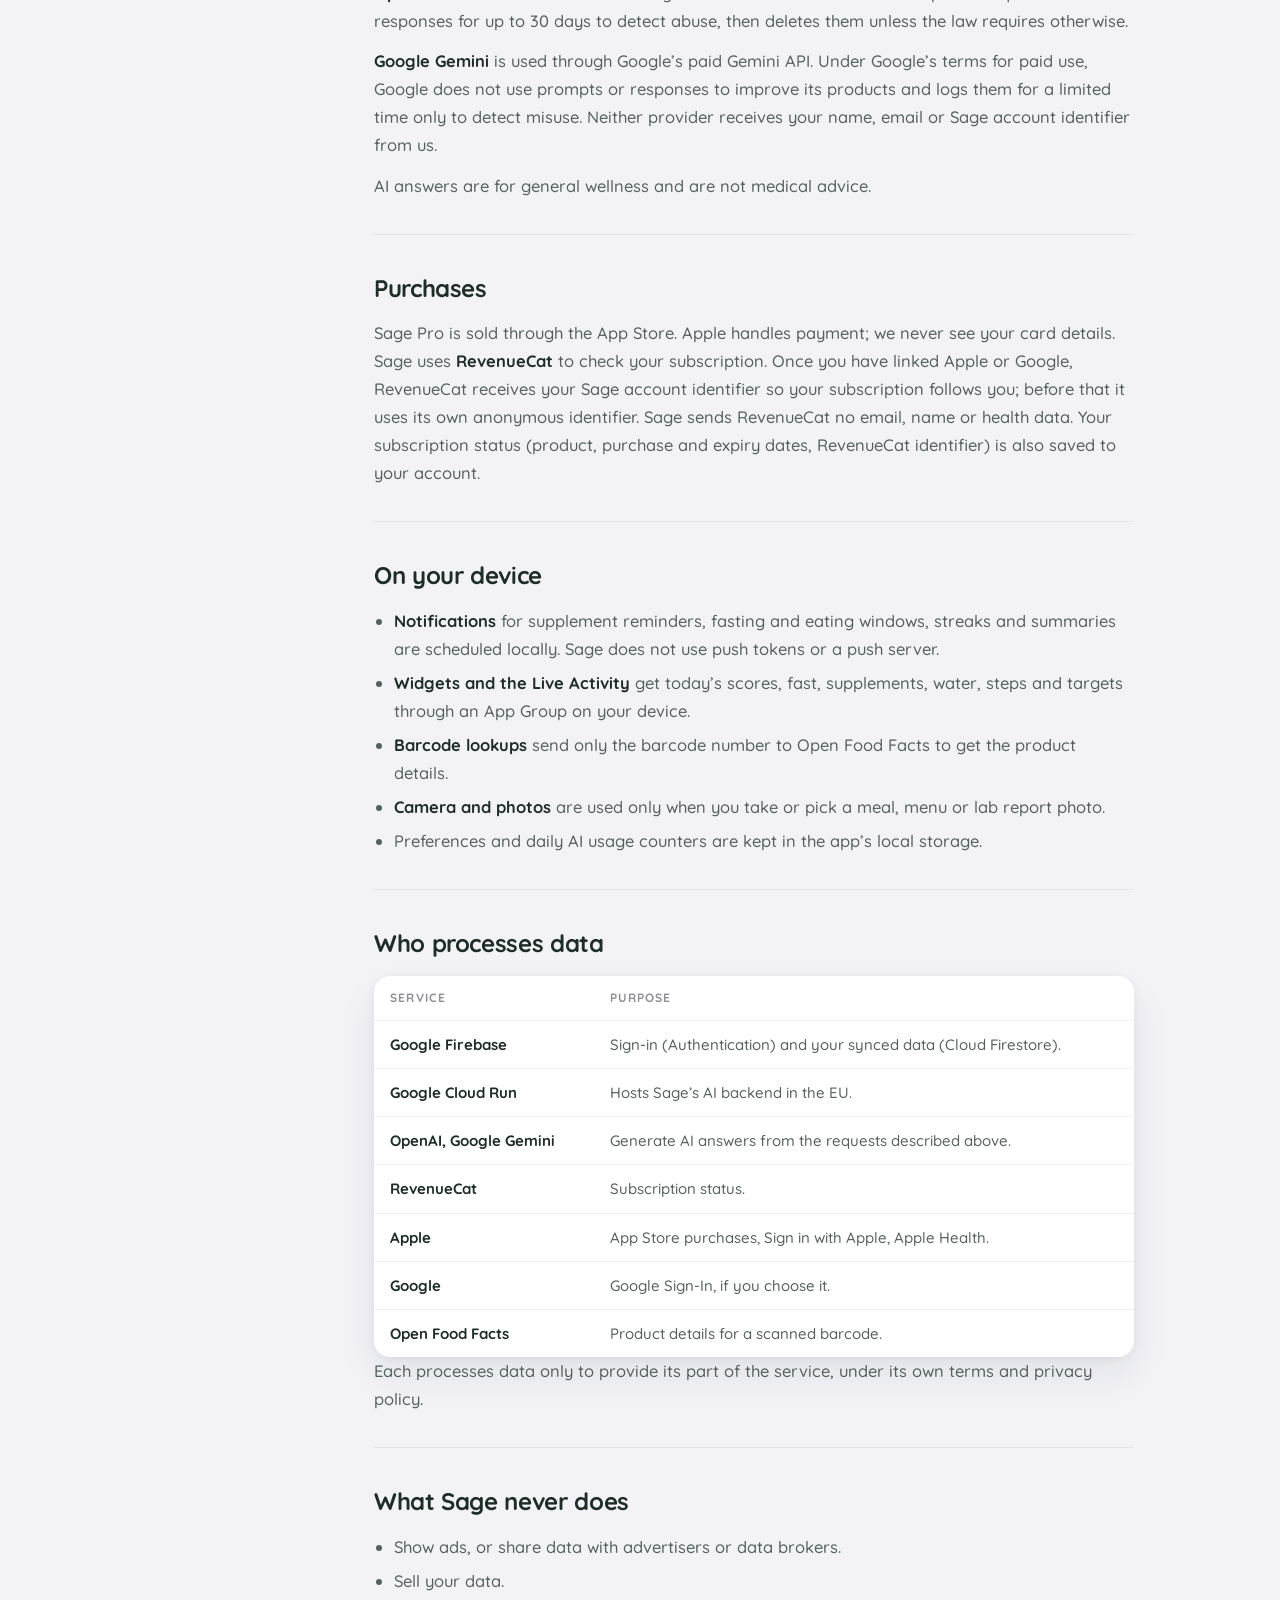
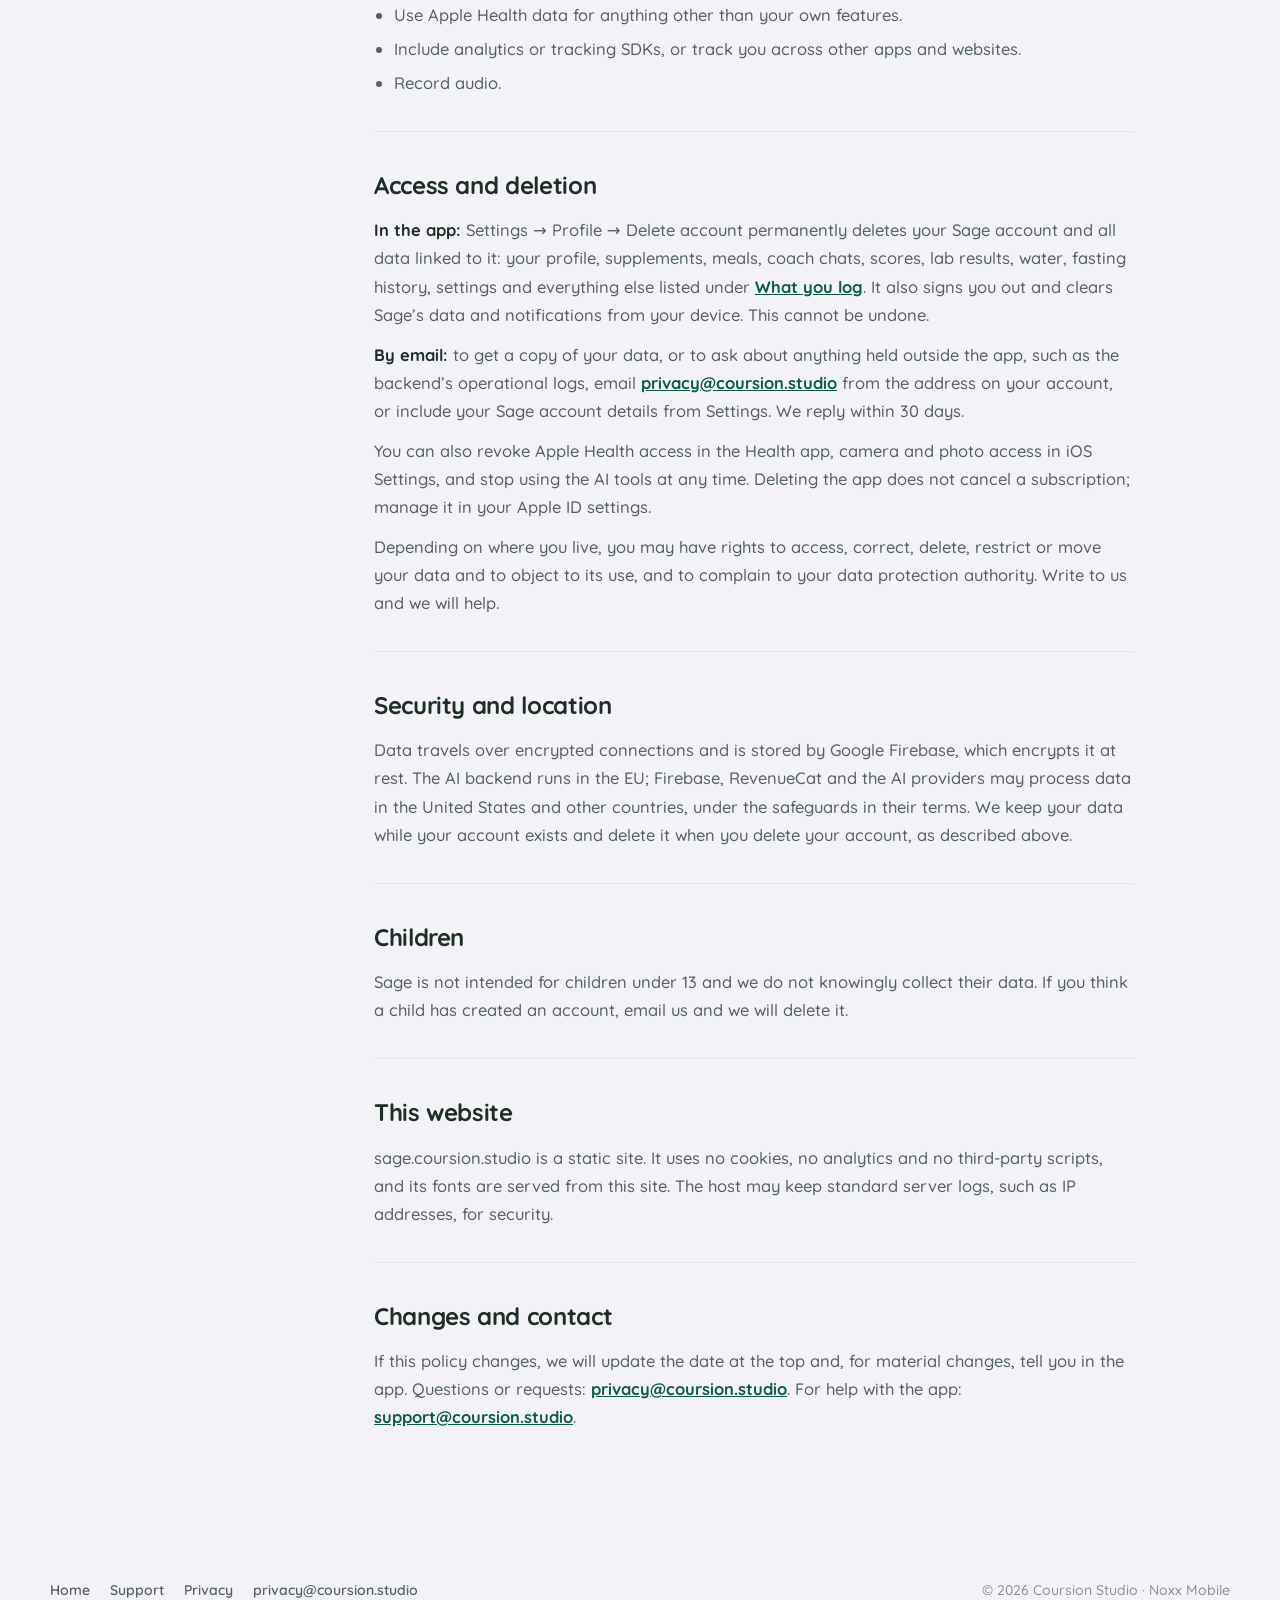
<file: privacy.html>
<!doctype html>
<html lang="en">
<head>
  <meta charset="utf-8" />
  <meta name="viewport" content="width=device-width, initial-scale=1" />
  <title>Privacy Policy — Sage</title>
  <meta name="description" content="What Sage collects, why, where it is stored and who processes it: your account, your logs, Apple Health data, purchases and the AI coach." />
  <link rel="canonical" href="https://sage.coursion.studio/privacy.html" />
  <link rel="icon" type="image/png" href="favicon.png" />
  <link rel="apple-touch-icon" href="apple-touch-icon.png" />
  <link rel="stylesheet" href="sage.css?v=1" />
  <meta property="og:title" content="Privacy Policy — Sage" />
  <meta property="og:image" content="https://sage.coursion.studio/og.png" />
  <meta name="theme-color" content="#020B0C" />
  <script>document.documentElement.classList.add("js");window.__rv=setTimeout(function(){document.documentElement.classList.add("reveal-all")},4000);</script>
  <script defer src="sage.js?v=1"></script>
</head>
<body>
  <a class="skip" href="#main">Skip to content</a>
  <header class="page-head night">
    <div class="mesh" aria-hidden="true"><i class="m1"></i><i class="m2"></i><i class="m3"></i><i class="m4"></i></div>
    <div class="container">
      <nav class="top" aria-label="Main">
        <a class="brand" href="./"><img src="icon-256.png" alt="" width="30" height="30" /><span>Sage</span></a>
        <div class="links">
          <a href="./#features">Features</a>
          <a href="./#coach">AI coach</a>
          <a href="support.html">Support</a>
          <a class="keep" href="./#download">Download</a>
        </div>
      </nav>
      <div class="page-title">
        <p class="eyebrow">Legal · Privacy</p>
        <h1>Privacy Policy</h1>
        <span class="updated">Last updated 17 October 2026</span>
        <p class="lede">Sage is a wellness app for iPhone and iPad made by Coursion Studio (Noxx Mobile). This page lists what Sage collects, why, where it is kept, who helps us process it, and how to have it deleted. There is no advertising in Sage, no analytics SDK, and we never sell your data.</p>
      </div>
    </div>
  </header>

  <div class="container">
    <main id="main" class="legal">
      <nav class="toc" aria-label="On this page">
        <h2>On this page</h2>
        <ol>
          <li><a href="#account">Your account</a></li>
          <li><a href="#logs">What you log</a></li>
          <li><a href="#health">Apple Health</a></li>
          <li><a href="#ai">The AI coach</a></li>
          <li><a href="#purchases">Purchases</a></li>
          <li><a href="#device">On your device</a></li>
          <li><a href="#processors">Who processes data</a></li>
          <li><a href="#never">What Sage never does</a></li>
          <li><a href="#control">Access and deletion</a></li>
          <li><a href="#security">Security and location</a></li>
          <li><a href="#children">Children</a></li>
          <li><a href="#website">This website</a></li>
          <li><a href="#changes">Changes and contact</a></li>
        </ol>
      </nav>

      <div class="prose">
        <section id="account">
          <h2>Your account</h2>
          <p>When you finish onboarding, Sage creates an anonymous account with Google Firebase Authentication, so you can start without an email address. It stores a random device identifier that Sage generates, plus the account type.</p>
          <p>If you later link <strong>Sign in with Apple</strong> or <strong>Google Sign-In</strong>, Sage stores the email address and name those services share with it, so you can sign in on another device and keep your data. With Apple you can choose to hide your email.</p>
          <p>During onboarding and in your profile you can add your age, gender, height, weight, goals, dietary pattern, allergies, foods to avoid, health conditions, activity level, medications and daily targets for sleep, steps, energy, water and weight. These are stored with your account so your scores and suggestions fit you. Every field beyond the basics is optional.</p>
        </section>

        <section id="logs">
          <h2>What you log</h2>
          <p>Everything you track in Sage is saved to your account in Google Cloud Firestore, so it survives a reinstall and follows you to another device:</p>
          <div class="table-wrap">
            <table>
              <tr><th>Area</th><th>What is stored</th></tr>
              <tr><td>Supplements</td><td>Name, dose, type, schedule, reminder times, each dose you mark as taken, and your streaks.</td></tr>
              <tr><td>Water</td><td>Each drink: amount and time.</td></tr>
              <tr><td>Fasting</td><td>Your current fast or eating window, past fasts and your fasting stats.</td></tr>
              <tr><td>Meals</td><td>Meals you log with Snap and log: the identified food, portion, macros, ingredients and notes. Photos are not stored.</td></tr>
              <tr><td>Food verdicts</td><td>Your “Should I eat this?” history: the food or product you asked about and the answer.</td></tr>
              <tr><td>Daily metrics</td><td>Per day: steps, sleep duration, bedtime, any manual entries, cheat days, your scores and the HRV, resting heart rate and respiratory rate behind them.</td></tr>
              <tr><td>Bio Age</td><td>Your personal baselines, Bio Age estimates by week, and any blood markers you confirm (for example hs-CRP, HbA1c, fasting glucose, cholesterol).</td></tr>
              <tr><td>AI profile</td><td>Answers from “Personalise Sage”: cooking setup, meal timing, cuisines, foods you avoid, exercise, health flags such as reflux or IBS, cycle tracking, pregnancy or breastfeeding if you choose to share it, and your coaching style.</td></tr>
              <tr><td>Coach chat</td><td>Your conversation with the AI coach and its daily plan.</td></tr>
              <tr><td>Progress</td><td>XP, level, rank, streaks, your chosen program and your AI consent choice.</td></tr>
            </table>
          </div>
          <p>Security rules on the database allow each account to read and write only its own records.</p>
        </section>

        <section id="health">
          <h2>Apple Health</h2>
          <p>With your permission, Sage reads steps, activity rings, workouts, active energy, sleep, heart rate, heart rate variability, resting heart rate, respiratory rate, VO2 max, weight and water from Apple Health. Raw samples are read and scored on your device. What is saved to your account are the daily results listed above: steps, sleep duration, bedtime, the scores, and the HRV, resting heart rate and respiratory rate values behind them.</p>
          <p>The only thing Sage writes to Apple Health is the water you log. It never writes any other health data.</p>
          <p>Health data is used only to provide Sage’s features to you. It is never used for advertising, never sold and never shared with data brokers. You can turn off any category at any time in the Health app under Sharing → Apps → Sage.</p>
        </section>

        <section id="ai">
          <h2>The AI coach</h2>
          <p>The AI tools are part of Sage Pro, and Sage asks for your consent before the first request. Requests go from the app to our own backend, which runs on Google Cloud Run in the EU (Belgium, <code>europe-west1</code>) and is reached with your sign-in token. The backend sends the request to an AI model provider, <strong>OpenAI</strong> or <strong>Google Gemini</strong>, and returns the answer. The app never talks to those providers directly.</p>
          <p>Depending on the tool, a request can include:</p>
          <ul>
            <li><strong>Photos</strong>: a meal for Snap and log or “Should I eat this?”, a menu (with the restaurant name) for Eating out.</li>
            <li><strong>Lab reports</strong> you upload, as an image or PDF, so the markers can be read out. Only the values you confirm are saved to your account; the file itself is not stored in Sage.</li>
            <li><strong>Text</strong>: your question, the food or recipe you ask about, product data from a barcode, and your chat history with the coach.</li>
            <li><strong>Context</strong>: your profile (age, gender, height, weight, goals, diet, allergies, health conditions, activity, medications), your supplement list and your AI profile, so the answer fits you.</li>
            <li><strong>Scores</strong>, for the daily insight on the Body tab: Recovery, Sleep, Strain, Energy, Bio Age, your HRV and resting heart rate baselines, sleep and supplement adherence. This runs only if you have already given AI consent.</li>
          </ul>
          <h3>AI providers and retention</h3>
          <p>Photos, menus and lab reports are read by <strong>Google Gemini</strong>; text questions, recipes, the coach chat and daily insights are answered by <strong>OpenAI</strong>. Our backend does not save your requests, photos, files or the answers: they are held in memory only while the request is processed and are not written to any database, file or storage bucket. To cap costs it keeps daily and hourly counts of AI calls per feature, with no account identifier and no content, and a per-account daily counter in memory that resets every day. Like any Google Cloud service, it writes operational logs: time, endpoint, response status, duration, IP address, the app’s user-agent and error messages, never the content of your requests or your photos. Google Cloud Logging deletes these logs automatically after 30 days.</p>
          <p><strong>OpenAI</strong> does not use data sent through its API to train its models. It keeps API requests and responses for up to 30 days to detect abuse, then deletes them unless the law requires otherwise.</p>
          <p><strong>Google Gemini</strong> is used through Google’s paid Gemini API. Under Google’s terms for paid use, Google does not use prompts or responses to improve its products and logs them for a limited time only to detect misuse. Neither provider receives your name, email or Sage account identifier from us.</p>
          <p>AI answers are for general wellness and are not medical advice.</p>
        </section>

        <section id="purchases">
          <h2>Purchases</h2>
          <p>Sage Pro is sold through the App Store. Apple handles payment; we never see your card details. Sage uses <strong>RevenueCat</strong> to check your subscription. Once you have linked Apple or Google, RevenueCat receives your Sage account identifier so your subscription follows you; before that it uses its own anonymous identifier. Sage sends RevenueCat no email, name or health data. Your subscription status (product, purchase and expiry dates, RevenueCat identifier) is also saved to your account.</p>
        </section>

        <section id="device">
          <h2>On your device</h2>
          <ul>
            <li><strong>Notifications</strong> for supplement reminders, fasting and eating windows, streaks and summaries are scheduled locally. Sage does not use push tokens or a push server.</li>
            <li><strong>Widgets and the Live Activity</strong> get today’s scores, fast, supplements, water, steps and targets through an App Group on your device.</li>
            <li><strong>Barcode lookups</strong> send only the barcode number to Open Food Facts to get the product details.</li>
            <li><strong>Camera and photos</strong> are used only when you take or pick a meal, menu or lab report photo.</li>
            <li>Preferences and daily AI usage counters are kept in the app’s local storage.</li>
          </ul>
        </section>

        <section id="processors">
          <h2>Who processes data</h2>
          <div class="table-wrap">
            <table>
              <tr><th>Service</th><th>Purpose</th></tr>
              <tr><td>Google Firebase</td><td>Sign-in (Authentication) and your synced data (Cloud Firestore).</td></tr>
              <tr><td>Google Cloud Run</td><td>Hosts Sage’s AI backend in the EU.</td></tr>
              <tr><td>OpenAI, Google Gemini</td><td>Generate AI answers from the requests described above.</td></tr>
              <tr><td>RevenueCat</td><td>Subscription status.</td></tr>
              <tr><td>Apple</td><td>App Store purchases, Sign in with Apple, Apple Health.</td></tr>
              <tr><td>Google</td><td>Google Sign-In, if you choose it.</td></tr>
              <tr><td>Open Food Facts</td><td>Product details for a scanned barcode.</td></tr>
            </table>
          </div>
          <p>Each processes data only to provide its part of the service, under its own terms and privacy policy.</p>
        </section>

        <section id="never">
          <h2>What Sage never does</h2>
          <ul>
            <li>Show ads, or share data with advertisers or data brokers.</li>
            <li>Sell your data.</li>
            <li>Use Apple Health data for anything other than your own features.</li>
            <li>Include analytics or tracking SDKs, or track you across other apps and websites.</li>
            <li>Record audio.</li>
          </ul>
        </section>

        <section id="control">
          <h2>Access and deletion</h2>
          <p><strong>In the app:</strong> Settings → Profile → Delete account permanently deletes your Sage account and all data linked to it: your profile, supplements, meals, coach chats, scores, lab results, water, fasting history, settings and everything else listed under <a href="#logs">What you log</a>. It also signs you out and clears Sage’s data and notifications from your device. This cannot be undone.</p>
          <p><strong>By email:</strong> to get a copy of your data, or to ask about anything held outside the app, such as the backend’s operational logs, email <a href="mailto:privacy@coursion.studio">privacy@coursion.studio</a> from the address on your account, or include your Sage account details from Settings. We reply within 30 days.</p>
          <p>You can also revoke Apple Health access in the Health app, camera and photo access in iOS Settings, and stop using the AI tools at any time. Deleting the app does not cancel a subscription; manage it in your Apple ID settings.</p>
          <p>Depending on where you live, you may have rights to access, correct, delete, restrict or move your data and to object to its use, and to complain to your data protection authority. Write to us and we will help.</p>
        </section>

        <section id="security">
          <h2>Security and location</h2>
          <p>Data travels over encrypted connections and is stored by Google Firebase, which encrypts it at rest. The AI backend runs in the EU; Firebase, RevenueCat and the AI providers may process data in the United States and other countries, under the safeguards in their terms. We keep your data while your account exists and delete it when you delete your account, as described above.</p>
        </section>

        <section id="children">
          <h2>Children</h2>
          <p>Sage is not intended for children under 13 and we do not knowingly collect their data. If you think a child has created an account, email us and we will delete it.</p>
        </section>

        <section id="website">
          <h2>This website</h2>
          <p>sage.coursion.studio is a static site. It uses no cookies, no analytics and no third-party scripts, and its fonts are served from this site. The host may keep standard server logs, such as IP addresses, for security.</p>
        </section>

        <section id="changes">
          <h2>Changes and contact</h2>
          <p>If this policy changes, we will update the date at the top and, for material changes, tell you in the app. Questions or requests: <a href="mailto:privacy@coursion.studio">privacy@coursion.studio</a>. For help with the app: <a href="mailto:support@coursion.studio">support@coursion.studio</a>.</p>
        </section>
      </div>
    </main>

    <footer>
      <div class="links">
        <a href="./">Home</a>
        <a href="support.html">Support</a>
        <a href="privacy.html">Privacy</a>
        <a href="mailto:privacy@coursion.studio">privacy@coursion.studio</a>
      </div>
      <div>© 2026 Coursion Studio · Noxx Mobile</div>
    </footer>
  </div>
</body>
</html>
</file>
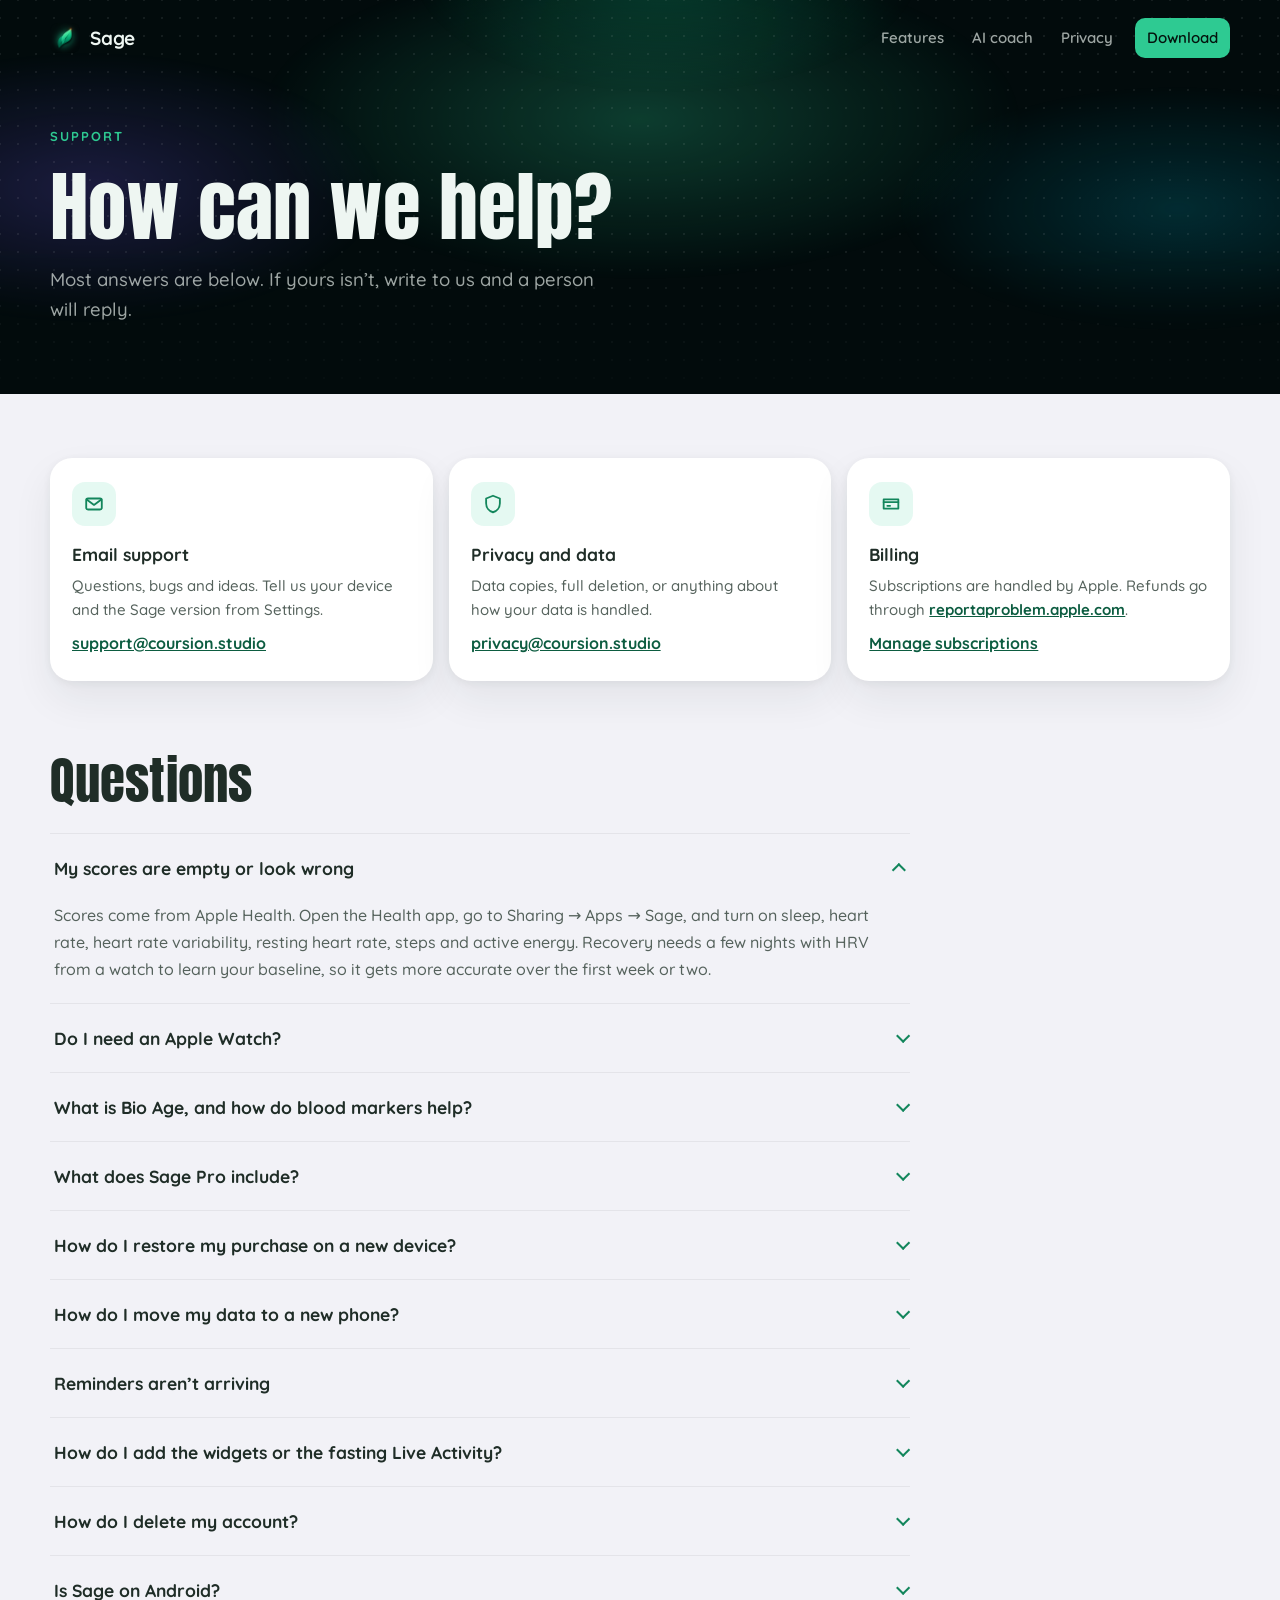
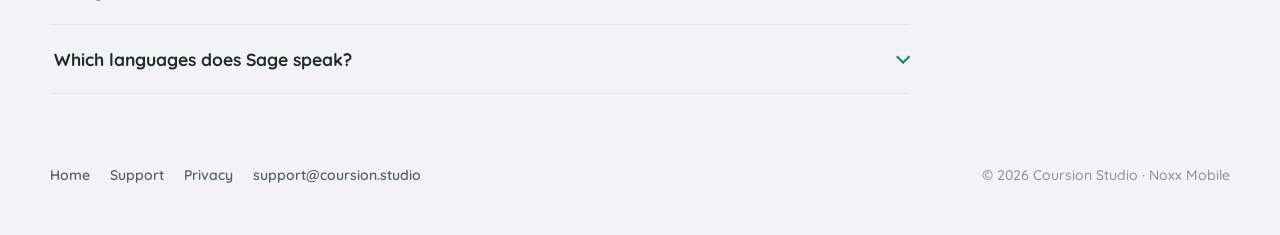
<file: support.html>
<!doctype html>
<html lang="en">
<head>
  <meta charset="utf-8" />
  <meta name="viewport" content="width=device-width, initial-scale=1" />
  <title>Support — Sage</title>
  <meta name="description" content="Help with Sage: Apple Health, scores, fasting, supplements, Sage Pro, your account and getting in touch." />
  <link rel="canonical" href="https://sage.coursion.studio/support.html" />
  <link rel="icon" type="image/png" href="favicon.png" />
  <link rel="apple-touch-icon" href="apple-touch-icon.png" />
  <link rel="stylesheet" href="sage.css?v=1" />
  <meta property="og:title" content="Support — Sage" />
  <meta property="og:image" content="https://sage.coursion.studio/og.png" />
  <meta name="theme-color" content="#020B0C" />
  <script>document.documentElement.classList.add("js");window.__rv=setTimeout(function(){document.documentElement.classList.add("reveal-all")},4000);</script>
  <script defer src="sage.js?v=1"></script>
</head>
<body>
  <a class="skip" href="#main">Skip to content</a>
  <header class="page-head night">
    <div class="mesh" aria-hidden="true"><i class="m1"></i><i class="m2"></i><i class="m3"></i><i class="m4"></i></div>
    <div class="container">
      <nav class="top" aria-label="Main">
        <a class="brand" href="./"><img src="icon-256.png" alt="" width="30" height="30" /><span>Sage</span></a>
        <div class="links">
          <a href="./#features">Features</a>
          <a href="./#coach">AI coach</a>
          <a href="privacy.html">Privacy</a>
          <a class="keep" href="./#download">Download</a>
        </div>
      </nav>
      <div class="page-title">
        <p class="eyebrow">Support</p>
        <h1>How can we help?</h1>
        <p class="lede">Most answers are below. If yours isn’t, write to us and a person will reply.</p>
      </div>
    </div>
  </header>

  <div class="container">
    <main id="main">
      <div class="support-grid">
        <div class="trust-card"><span class="ic"><svg viewBox="0 0 24 24" fill="none" stroke="currentColor" stroke-width="2" stroke-linecap="round" stroke-linejoin="round" aria-hidden="true"><rect x="3.5" y="6" width="17" height="12" rx="2"/><path d="m4 7 8 6 8-6"/></svg></span><h3>Email support</h3><p>Questions, bugs and ideas. Tell us your device and the Sage version from Settings.</p><a class="big" href="mailto:support@coursion.studio">support@coursion.studio</a></div>
        <div class="trust-card"><span class="ic"><svg viewBox="0 0 24 24" fill="none" stroke="currentColor" stroke-width="2" stroke-linecap="round" stroke-linejoin="round" aria-hidden="true"><path d="M12 3l7.5 3v5.2c0 4.5-3.1 8.6-7.5 9.8-4.4-1.2-7.5-5.3-7.5-9.8V6z"/></svg></span><h3>Privacy and data</h3><p>Data copies, full deletion, or anything about how your data is handled.</p><a class="big" href="mailto:privacy@coursion.studio">privacy@coursion.studio</a></div>
        <div class="trust-card"><span class="ic"><svg viewBox="0 0 24 24" fill="none" stroke="currentColor" stroke-width="2" stroke-linecap="round" stroke-linejoin="round" aria-hidden="true"><path d="M4 7h16v10H4z"/><path d="M4 10h16M8 14h3"/></svg></span><h3>Billing</h3><p>Subscriptions are handled by Apple. Refunds go through <a href="https://reportaproblem.apple.com" rel="noopener">reportaproblem.apple.com</a>.</p><a class="big" href="https://apps.apple.com/account/subscriptions" rel="noopener">Manage subscriptions</a></div>
      </div>

      <section class="faq" aria-labelledby="faq-title">
        <h2 id="faq-title" class="display">Questions</h2>
        <details open>
          <summary>My scores are empty or look wrong</summary>
          <p>Scores come from Apple Health. Open the Health app, go to Sharing → Apps → Sage, and turn on sleep, heart rate, heart rate variability, resting heart rate, steps and active energy. Recovery needs a few nights with HRV from a watch to learn your baseline, so it gets more accurate over the first week or two.</p>
        </details>
        <details>
          <summary>Do I need an Apple Watch?</summary>
          <p>No. Steps, water, fasting, supplements and the AI tools work with just your iPhone. Recovery, Sleep and Energy are far better with a watch or ring that writes sleep, HRV and heart rate to Apple Health.</p>
        </details>
        <details>
          <summary>What is Bio Age, and how do blood markers help?</summary>
          <p>Bio Age is a weekly estimate of how old your body behaves, based on your Health data. Adding blood markers, typed in or read from an uploaded lab report, sharpens the estimate. It is a wellness estimate, not a medical test or diagnosis.</p>
        </details>
        <details>
          <summary>What does Sage Pro include?</summary>
          <p>Sage Pro unlocks the AI tools (Should I eat this, Eating out, Snap and log, Cravings, Compare foods, the coach and stack optimisation), the full Recovery, Sleep, Strain and Bio Age views, longer fasting protocols such as 18:6, 20:4, OMAD and alternate-day, and streak freezes. Supplement tracking, water and the 12:12, 14:10 and 16:8 fasts are free. Prices are shown in the app in your currency.</p>
        </details>
        <details>
          <summary>How do I restore my purchase on a new device?</summary>
          <p>Sign in with the same Apple or Google account you linked in Sage, then open the paywall and tap Restore. If you never linked an account, link one on your old device first so your data and subscription follow you.</p>
        </details>
        <details>
          <summary>How do I move my data to a new phone?</summary>
          <p>In Settings, link Sign in with Apple or Google. On the new phone, sign in with the same account and your supplements, logs and progress come back.</p>
        </details>
        <details>
          <summary>Reminders aren’t arriving</summary>
          <p>Check iOS Settings → Notifications → Sage, and make sure a Focus mode isn’t silencing it. Reminders are scheduled on your phone, so they follow the times you set on each supplement.</p>
        </details>
        <details>
          <summary>How do I add the widgets or the fasting Live Activity?</summary>
          <p>Touch and hold the Home Screen, tap Edit → Add Widget, and search for Sage. The Live Activity starts on its own when you start a fast, if Live Activities are allowed for Sage in iOS Settings.</p>
        </details>
        <details>
          <summary>How do I delete my account?</summary>
          <p>Settings → Profile → Delete account permanently deletes your account and all data linked to it. To get a copy of your data first, or to ask about anything held outside the app, email <a href="mailto:privacy@coursion.studio">privacy@coursion.studio</a>. Deleting your account does not cancel a subscription; cancel it in your Apple ID settings. More in the <a href="privacy.html#control">privacy policy</a>.</p>
        </details>
        <details>
          <summary>Is Sage on Android?</summary>
          <p>Not yet. Sage is iPhone and iPad only for now.</p>
        </details>
        <details>
          <summary>Which languages does Sage speak?</summary>
          <p>Twelve: English, Spanish, Turkish, German, Portuguese, Dutch, Swedish, Russian, Arabic, Japanese, Korean and Simplified Chinese.</p>
        </details>
      </section>
    </main>

    <footer>
      <div class="links">
        <a href="./">Home</a>
        <a href="support.html">Support</a>
        <a href="privacy.html">Privacy</a>
        <a href="mailto:support@coursion.studio">support@coursion.studio</a>
      </div>
      <div>© 2026 Coursion Studio · Noxx Mobile</div>
    </footer>
  </div>
</body>
</html>
</file>
<file: sage.css>
@font-face { font-family: "Anton"; src: url("fonts/Anton-Regular.ttf") format("truetype"); font-weight: 400; font-display: swap; }
@font-face { font-family: "Quicksand"; src: url("fonts/Quicksand.ttf") format("truetype"); font-weight: 300 700; font-display: swap; }

:root {
  --mint: #2eca92;
  --mint-deep: #13865c;
  --mint-ink: #0c5c40;
  --ai: #7C5CFF;
  --ai-deep: #5B3DE3;
  --fasting: #10B981;
  --water: #06B6D4;
  --amber: #F59E0B;
  --steps: #F97316;
  --energy: #EF4444;
  --weight: #EC4899;
  --coral: #FD958E;
  --canvas: #F2F2F7;
  --card: #ffffff;
  --ink: #1f2d27;
  --ink-2: #55625c;
  --ink-3: #8E8E93;
  --rule: rgb(0 0 0 / 0.06);
  --night: #020B0C;
  --night-2: #071617;
  --on-night: #EEF6F2;
  --on-night-2: rgb(238 246 242 / 0.66);
  --on-night-3: rgb(238 246 242 / 0.44);
  --display: "Anton", "Impact", "Arial Narrow", sans-serif;
  --sans: "Quicksand", ui-rounded, "SF Pro Rounded", system-ui, -apple-system, "Segoe UI", sans-serif;
  --ease-out: cubic-bezier(0.23, 1, 0.32, 1);
  --ease-expo: cubic-bezier(0.16, 1, 0.3, 1);
  --spring: linear(0, 0.0202, 0.0705, 0.14, 0.2204, 0.3054, 0.3905, 0.4724, 0.5492, 0.6196, 0.6828, 0.7387, 0.7874, 0.8293, 0.8639, 0.8939, 0.9188, 0.9393, 0.9558, 0.969, 0.9793, 0.9873, 0.9934, 0.9979, 1.0011, 1.0033, 1.0047, 1.0055, 1.0059, 1.0059, 1.0058, 1.0054, 1.005, 1.0045, 1.004, 1.0035, 1.003, 1.0025, 1.0021, 1.0018, 1);
  --spring-t: 0.6s;
  --spring-key: linear(0, 0.0869, 0.2654, 0.4735, 0.6576, 0.8056, 0.9156, 0.9845, 1.0244, 1.0414, 1.0444, 1.0394, 1.031, 1.0221, 1.0139, 1.0076, 1.003, 1.0003, 0.9987, 0.9981, 0.998, 0.9983, 0.9987, 0.9991, 1);
  --radius: 18px;
  --shadow-card: 0 2px 8px rgb(31 45 39 / 0.06), 0 18px 40px rgb(31 45 39 / 0.07);
}

*, *::before, *::after { box-sizing: border-box; }
html { -webkit-text-size-adjust: 100%; scroll-behavior: smooth; }
body { margin: 0; font-family: var(--sans); font-weight: 500; font-size: 17px; line-height: 1.6; color: var(--ink); background: var(--canvas); -webkit-font-smoothing: antialiased; text-rendering: optimizeLegibility; overflow-x: clip; }
img { display: block; max-width: 100%; height: auto; }
a { color: inherit; }
h1, h2, h3 { margin: 0; }
p { margin: 0; }
button { font: inherit; color: inherit; }
:focus-visible { outline: 2.5px solid var(--mint); outline-offset: 3px; border-radius: 6px; }

.container { width: min(1180px, 100% - 48px); margin: 0 auto; }
.skip { position: absolute; left: 12px; top: -60px; z-index: 50; padding: 10px 16px; border-radius: 10px; font-weight: 700; color: var(--night); background: var(--mint); text-decoration: none; transition: top 0.2s ease; }
.skip:focus { top: 12px; }

.kicker { display: inline-block; margin: 0 0 14px; font-weight: 700; font-size: 12.5px; letter-spacing: 0.14em; text-transform: uppercase; color: var(--k, var(--mint-deep)); }
.kicker .n { margin-right: 10px; color: var(--ink-3); font-variant-numeric: tabular-nums; }
.display { font-family: var(--display); font-weight: 400; letter-spacing: 0.002em; line-height: 1.04; text-wrap: balance; }
h2.display { font-size: clamp(38px, 4.6vw, 62px); padding-top: 0.06em; }
.lede { max-width: 620px; margin-top: 18px; font-size: 18.5px; line-height: 1.6; color: var(--ink-2); text-wrap: pretty; }
.center { text-align: center; }
.center .lede { margin-left: auto; margin-right: auto; }

.btn { display: inline-flex; align-items: center; gap: 10px; height: 54px; padding: 0 22px 0 18px; border-radius: 16px; border: 1.5px solid transparent; font-weight: 700; font-size: 16px; text-decoration: none; white-space: nowrap; cursor: pointer; transition: transform 0.38s var(--spring-key), box-shadow 0.2s ease, background 0.2s ease; }
.btn svg { width: 22px; height: 22px; flex: none; }
.btn .two { display: flex; flex-direction: column; line-height: 1.1; text-align: left; }
.btn .two small { font-size: 11px; font-weight: 600; letter-spacing: 0.04em; opacity: 0.75; }
.btn.primary { color: #04130d; background: var(--mint); box-shadow: 0 4px 10px rgb(46 202 146 / 0.25), inset 0 1px 0 rgb(255 255 255 / 0.35); }
.btn.primary:hover { transform: translateY(-1px); box-shadow: 0 8px 22px rgb(46 202 146 / 0.38), inset 0 1px 0 rgb(255 255 255 / 0.35); }
.btn.primary:active { transform: scale(0.97); }
.btn.ghost { color: var(--on-night); background: rgb(255 255 255 / 0.06); border-color: rgb(255 255 255 / 0.14); }
.btn.ghost.soon { cursor: default; }
.btn.light-ghost { color: var(--mint-ink); background: transparent; border-color: rgb(46 202 146 / 0.35); }
.btn .pill-soon { margin-left: 4px; padding: 3px 8px; border-radius: 999px; font-size: 10.5px; font-weight: 700; letter-spacing: 0.08em; text-transform: uppercase; color: var(--mint); background: rgb(46 202 146 / 0.14); }
.light-ghost .pill-soon { color: var(--mint-ink); background: rgb(46 202 146 / 0.12); }
.cta-row { display: flex; flex-wrap: wrap; gap: 12px; }
.center .cta-row, .hero-copy .cta-row { justify-content: center; }
.req-note { margin-top: 20px; font-size: 14px; color: var(--on-night-3); }
.req-note a { color: var(--on-night-2); }

.js .reveal .rise { opacity: 0; transform: translateY(16px); }
.js .reveal.in .rise, .reveal-all .reveal .rise { opacity: 1; transform: none; transition: opacity 0.5s var(--ease-out) var(--d, 0s), transform var(--spring-t) var(--spring) var(--d, 0s); }

.night { color: var(--on-night); background: var(--night); }
.hero { position: relative; isolation: isolate; overflow: hidden; padding-bottom: 72px; }
.mesh { position: absolute; inset: 0 0 -8% 0; z-index: -1; pointer-events: none; -webkit-mask-image: linear-gradient(#000 0, #000 58%, transparent 100%); mask-image: linear-gradient(#000 0, #000 58%, transparent 100%); }
.mesh i { position: absolute; border-radius: 50%; will-change: transform; animation: drift 26s ease-in-out infinite alternate; }
.mesh .m1 { left: 20%; top: -10%; width: 60%; height: 76%; opacity: 0.55; background: radial-gradient(closest-side, rgb(46 202 146 / 0.75), transparent); }
.mesh .m2 { left: 32%; top: -36%; width: 40%; height: 58%; opacity: 0.6; animation-duration: 31s; animation-delay: -9s; background: radial-gradient(closest-side, rgb(16 185 129 / 0.7), transparent); }
.mesh .m3 { left: -16%; top: 12%; width: 46%; height: 64%; opacity: 0.5; animation-duration: 37s; animation-delay: -4s; background: radial-gradient(closest-side, rgb(124 92 255 / 0.6), transparent); }
.mesh .m4 { right: -14%; top: 20%; width: 44%; height: 58%; opacity: 0.45; animation-duration: 29s; animation-delay: -15s; background: radial-gradient(closest-side, rgb(6 182 212 / 0.55), transparent); }
.mesh::after { content: ""; position: absolute; inset: 0; background-image: radial-gradient(circle, rgb(255 255 255 / 0.08) 0.7px, transparent 1.1px); background-size: 18px 18px; background-position: 9px 9px; }
@keyframes drift { 0% { transform: translate3d(0, 0, 0) scale(1); } 50% { transform: translate3d(6%, 5%, 0) scale(1.08); } 100% { transform: translate3d(-5%, -3%, 0) scale(0.96); } }
[data-live]:not(.live) .mesh i { animation-play-state: paused; }

nav.top { position: relative; z-index: 5; display: flex; align-items: center; justify-content: space-between; height: 76px; }
.brand { display: inline-flex; align-items: center; gap: 10px; font-weight: 700; font-size: 19px; letter-spacing: -0.01em; text-decoration: none; }
.brand img { width: 30px; height: 30px; border-radius: 8px; }
nav.top .links { display: flex; align-items: center; gap: 4px; }
nav.top .links a { padding: 8px 12px; border-radius: 10px; font-size: 15px; font-weight: 600; text-decoration: none; color: var(--on-night-2); transition: color 0.15s ease, background 0.15s ease; }
nav.top .links a:hover { color: var(--on-night); background: rgb(255 255 255 / 0.06); }
nav.top .links a.keep { margin-left: 6px; color: #04130d; background: var(--mint); }
nav.top .links a.keep:hover { background: #3ad9a0; }
.light-nav nav.top .links a { color: var(--ink-2); }
.light-nav nav.top .links a:hover { color: var(--ink); background: rgb(0 0 0 / 0.04); }
.light-nav nav.top .links a.keep { color: #04130d; }

.fan { --k: 1.22; --cy: 138px; position: relative; height: 360px; margin: 18px auto 0; perspective: 900px; }
.fan::before { content: ""; position: absolute; left: 50%; top: var(--cy); width: 440px; height: 440px; margin: -220px 0 0 -220px; border-radius: 50%; background: radial-gradient(closest-side, rgb(46 202 146 / 0.42), rgb(46 202 146 / 0.14) 48%, transparent); }
.fan-icon { position: absolute; left: 50%; top: var(--cy); z-index: 2; width: 168px; height: 168px; margin: -84px 0 0 -84px; border-radius: 38px; box-shadow: inset 0 0 0 1px rgb(255 255 255 / 0.1), 0 22px 44px rgb(0 0 0 / 0.55), 0 0 80px rgb(46 202 146 / 0.25); }
.fan-item { --at: translate(calc(var(--x, 0) * var(--k) * 1px - 50%), calc(var(--y, 0) * var(--ky, var(--k)) * 1px - 30px)) rotate(var(--r, 0deg)); position: absolute; left: 50%; top: var(--cy); z-index: 3; display: flex; flex-direction: column; align-items: center; gap: 9px; transform: var(--at); }
.fan-item b { font-size: 13.5px; font-weight: 600; color: var(--on-night-2); white-space: nowrap; }
.tile { display: grid; place-items: center; width: 62px; height: 62px; border-radius: 17px; background: linear-gradient(180deg, rgb(255 255 255 / 0.12), rgb(255 255 255 / 0.04)), rgb(10 26 24 / 0.86); box-shadow: inset 0 1px 0 rgb(255 255 255 / 0.18), inset 0 0 0 1px rgb(255 255 255 / 0.08), 0 10px 20px rgb(0 0 0 / 0.45); transition: transform 0.38s var(--spring-key); }
.tile img { width: 46px; height: 46px; object-fit: contain; }
@media (hover: hover) and (pointer: fine) { .fan-item:hover .tile { transform: scale(1.1) rotate(-3deg); } .fan-item:hover b { color: var(--on-night); } }
.js .hero .fan-icon { opacity: 0; transform: scale(0.7) rotateX(-18deg); }
.js .hero .fan-item { opacity: 0; transform: translate(-50%, -18px) scale(0.35); }
.js .hero.in .fan-icon, .reveal-all .hero .fan-icon { opacity: 1; transform: none; transition: opacity 0.3s var(--ease-out), transform var(--spring-t) var(--spring); }
.js .hero.in .fan-item, .reveal-all .hero .fan-item { opacity: 1; transform: var(--at); transition: opacity 0.3s var(--ease-out) calc(0.18s + var(--i, 0) * 0.045s), transform var(--spring-t) var(--spring) calc(0.18s + var(--i, 0) * 0.045s); }

.hero-copy { position: relative; max-width: 940px; margin: 30px auto 0; text-align: center; }
.eyebrow { margin-bottom: 16px; font-weight: 700; font-size: 13px; letter-spacing: 0.16em; text-transform: uppercase; color: var(--mint); }
.hero-copy h1 { font-family: var(--display); font-weight: 400; font-size: clamp(50px, 7.4vw, 104px); line-height: 1; letter-spacing: 0.004em; padding-top: 0.06em; text-wrap: balance; }
.hero-copy h1 em { font-style: normal; color: var(--mint); }
.hero-copy .sub { max-width: 640px; margin: 22px auto 32px; font-size: 19px; line-height: 1.55; color: var(--on-night-2); text-wrap: pretty; }

.tour { position: relative; isolation: isolate; padding-bottom: 40px; }
.tour::before { content: ""; position: absolute; inset: 0 0 auto 0; height: 330px; z-index: -1; background: radial-gradient(60% 120% at 50% 100%, rgb(46 202 146 / 0.16), transparent 70%), var(--night); }
.phones { position: relative; display: flex; justify-content: center; align-items: flex-end; height: 640px; perspective: 1600px; }
.phone { --w: 290px; position: relative; flex: none; width: var(--w); aspect-ratio: 1320 / 2868; padding: calc(var(--w) * 0.035); border-radius: calc(var(--w) * 0.17); background: linear-gradient(145deg, #2a3431, #0b1110 40%, #1c2522); box-shadow: inset 0 0 0 1.5px rgb(255 255 255 / 0.12), inset 0 0 0 4px #050807, 0 40px 80px rgb(2 11 12 / 0.28), 0 12px 26px rgb(2 11 12 / 0.18); }
.phone img { width: 100%; height: 100%; object-fit: cover; border-radius: calc(var(--w) * 0.135); background: #e9eef0; }
.phone::after { content: ""; position: absolute; left: 50%; top: calc(var(--w) * 0.058); width: 31%; height: calc(var(--w) * 0.088); transform: translateX(-50%); border-radius: 999px; background: #050807; }
.phones .phone.left { --w: 262px; margin-right: -46px; transform: rotateY(16deg) rotateZ(-3deg) translateY(-18px); z-index: 1; }
.phones .phone.right { --w: 262px; margin-left: -46px; transform: rotateY(-16deg) rotateZ(3deg) translateY(-18px); z-index: 1; }
.phones .phone.mid { --w: 300px; z-index: 2; }
.phone.sm { --w: 240px; }
.facts { display: grid; grid-template-columns: repeat(4, 1fr); gap: 14px; margin: 54px 0 0; padding: 0; list-style: none; }
.facts li { display: flex; flex-direction: column; align-items: center; gap: 2px; padding: 22px 12px 20px; border-radius: var(--radius); text-align: center; background: var(--card); box-shadow: var(--shadow-card); }
.facts img { width: 46px; height: 46px; margin-bottom: 6px; }
.facts b { font-family: var(--display); font-weight: 400; font-size: 34px; line-height: 1.2; color: var(--c, var(--mint-deep)); }
.facts span { font-size: 14px; font-weight: 600; color: var(--ink-2); }

.intro { padding: 96px 0 24px; }
.index { display: grid; grid-template-columns: repeat(2, 1fr); gap: 0 40px; margin: 40px 0 0; padding: 0; list-style: none; counter-reset: ix; }
.index a { display: grid; grid-template-columns: 34px 44px 1fr; align-items: center; gap: 12px; padding: 14px 4px; border-top: 1px solid var(--rule); text-decoration: none; transition: background 0.15s ease; }
.index a:hover { background: rgb(46 202 146 / 0.05); }
.index .ix-n { font-size: 13px; font-weight: 700; color: var(--ink-3); font-variant-numeric: tabular-nums; }
.index img { width: 40px; height: 40px; }
.index .ix-t { display: flex; flex-direction: column; line-height: 1.35; }
.index .ix-t b { font-size: 16.5px; font-weight: 700; }
.index .ix-t span { font-size: 14.5px; color: var(--ink-2); }

.sec { position: relative; isolation: isolate; padding: 110px 0; }
.sec .glow { position: absolute; z-index: -1; left: 50%; top: 50%; width: 1100px; height: 760px; transform: translate(-50%, -50%); pointer-events: none; background: radial-gradient(closest-side, color-mix(in srgb, var(--a, var(--mint)) 16%, transparent), transparent); }
.split { display: grid; grid-template-columns: 1fr 1fr; align-items: center; gap: 72px; }
.split.reverse .split-copy { order: 2; }
.split-stage { display: flex; flex-direction: column; align-items: center; gap: 16px; }
.split-copy .lede { font-size: 18px; }
.ticks { display: flex; flex-direction: column; gap: 11px; margin: 26px 0 0; padding: 0; list-style: none; }
.ticks li { display: flex; gap: 12px; font-size: 16px; line-height: 1.5; color: var(--ink-2); }
.ticks li::before { content: ""; flex: none; width: 7px; height: 7px; margin-top: 0.6em; border-radius: 50%; background: var(--a, var(--mint)); }
.hint { margin-top: 18px; font-size: 14.5px; color: var(--ink-3); }
.sec-head { max-width: 760px; margin: 52px auto 0; }

.card { border-radius: 22px; background: var(--card); box-shadow: var(--shadow-card); }
.hero-card { position: relative; overflow: hidden; border-radius: 22px; background: linear-gradient(135deg, color-mix(in srgb, var(--a) 12%, #fff), color-mix(in srgb, var(--a) 3%, #fff)); box-shadow: inset 0 0 0 1px color-mix(in srgb, var(--a) 20%, transparent), 0 2px 8px color-mix(in srgb, var(--a) 10%, transparent), 0 24px 50px rgb(31 45 39 / 0.08); }

.rings { display: flex; align-items: center; justify-content: center; gap: 18px; width: min(560px, 100%); padding: 30px 20px; }
.ring { --p: 0; --size: 140px; position: relative; display: grid; place-items: center; width: var(--size); height: var(--size); border: 0; padding: 0; border-radius: 50%; background: radial-gradient(closest-side, #fbfbf8 72%, transparent 73%), conic-gradient(from 0deg, var(--c1) 0, var(--c2) calc(var(--p) * 1%), rgb(0 0 0 / 0.06) calc(var(--p) * 1%)); box-shadow: 0 0 0 7px rgb(255 255 255 / 0.7), 0 10px 24px rgb(31 45 39 / 0.1); cursor: pointer; transition: transform 0.38s var(--spring-key), box-shadow 0.2s ease; }
.ring.big { --size: 176px; }
.ring b { font-family: var(--display); font-weight: 400; font-size: calc(var(--size) * 0.3); line-height: 1.2; padding-top: 0.05em; color: var(--ink); font-variant-numeric: tabular-nums; }
.ring span { margin-top: -8px; font-size: calc(var(--size) * 0.075); font-weight: 700; letter-spacing: 0.12em; text-transform: uppercase; color: var(--ink-3); }
.ring > div { display: flex; flex-direction: column; align-items: center; }
.ring[aria-pressed="true"] { transform: scale(1.04); box-shadow: 0 0 0 7px rgb(255 255 255 / 0.9), 0 0 0 10px color-mix(in srgb, var(--c2) 35%, transparent), 0 14px 30px rgb(31 45 39 / 0.14); }
.ring.sleep { --c1: #9b7dff; --c2: #6b48f0; }
.ring.recovery { --c1: #16b981; --c2: #4bd06a; }
.ring.energy { --c1: #ffd34d; --c2: #f5a524; }
.score-note { width: min(560px, 100%); padding: 18px 22px; font-size: 15px; line-height: 1.5; color: var(--ink-2); }
.score-note b { display: block; margin-bottom: 2px; font-size: 13px; letter-spacing: 0.12em; text-transform: uppercase; color: var(--mint-deep); }
.bio { display: flex; align-items: center; gap: 16px; width: min(560px, 100%); padding: 18px 22px; --a: var(--water); }
.bio img { width: 54px; height: 54px; }
.bio .v { font-family: var(--display); font-size: 42px; line-height: 1.15; color: #1597d6; }
.bio .v small { font-family: var(--sans); font-size: 17px; font-weight: 700; margin-left: 4px; }
.bio .k { font-size: 12px; font-weight: 700; letter-spacing: 0.14em; text-transform: uppercase; color: var(--ink-3); }
.bio .delta { margin-left: auto; padding: 6px 12px; border-radius: 999px; font-weight: 700; font-size: 14px; color: var(--mint-deep); background: rgb(46 202 146 / 0.1); box-shadow: inset 0 0 0 1px rgb(46 202 146 / 0.25); }
.bio-track { height: 8px; margin-top: 10px; border-radius: 999px; background: linear-gradient(90deg, #22c55e, #eab308 50%, #ef4444); position: relative; }
.bio-track i { position: absolute; top: 50%; left: 41%; width: 18px; height: 18px; border-radius: 50%; transform: translate(-50%, -50%); background: #fff; box-shadow: 0 0 0 4px #16b981, 0 2px 6px rgb(0 0 0 / 0.2); }
.bio .grow { flex: 1; min-width: 0; }

.fast { --a: var(--fasting); display: grid; grid-template-columns: 300px 1fr; align-items: center; gap: 40px; width: min(860px, 100%); margin: 0 auto; padding: 34px; text-align: left; }
.fast-ring { position: relative; width: 300px; height: 300px; }
.fast-ring svg { width: 100%; height: 100%; transform: rotate(-90deg); }
.fast-ring .track { stroke: rgb(16 185 129 / 0.12); }
.fast-ring .arc { stroke: url(#fastGrad); transition: stroke-dashoffset 0.7s cubic-bezier(0.33, 1, 0.68, 1); }
.fast-ring .tick { fill: #fff; stroke: rgb(16 185 129 / 0.45); stroke-width: 2; }
.fast-ring .tick.on { fill: var(--fasting); stroke: #fff; }
.fast-mid { position: absolute; inset: 0; display: flex; flex-direction: column; align-items: center; justify-content: center; }
.fast-mid img { width: 58px; height: 58px; margin-bottom: 2px; }
.fast-mid b { font-family: var(--display); font-weight: 400; font-size: 46px; line-height: 1.15; font-variant-numeric: tabular-nums; }
.fast-mid span { font-size: 14px; font-weight: 600; color: var(--ink-2); }
.phase { display: flex; gap: 14px; align-items: flex-start; padding: 16px; border-radius: 16px; background: rgb(255 255 255 / 0.7); box-shadow: inset 0 0 0 1px rgb(16 185 129 / 0.18); }
.phase img { width: 52px; height: 52px; flex: none; }
.phase .k { font-size: 11px; font-weight: 700; letter-spacing: 0.14em; text-transform: uppercase; color: #0c8f64; }
.phase b { display: block; font-size: 19px; font-weight: 700; }
.phase p { font-size: 14.5px; line-height: 1.5; color: var(--ink-2); }
.phase-next { margin-top: 12px; font-size: 14px; font-weight: 600; color: var(--ink-2); }
.phase-next b { color: var(--ink); }
.scrub { margin-top: 22px; }
.scrub label { display: flex; justify-content: space-between; font-size: 12px; font-weight: 700; letter-spacing: 0.12em; text-transform: uppercase; color: var(--ink-3); }
.scrub input { width: 100%; margin: 10px 0 0; accent-color: var(--fasting); height: 28px; cursor: pointer; }
.phase-dots { display: flex; justify-content: space-between; margin-top: 4px; padding: 0 2px; }
.phase-dots button { width: 34px; height: 34px; padding: 3px; border: 0; border-radius: 10px; background: transparent; cursor: pointer; opacity: 0.45; transition: opacity 0.2s ease, transform 0.38s var(--spring-key), background 0.2s ease; }
.phase-dots button img { width: 100%; height: 100%; }
.phase-dots button.on { opacity: 1; }
.phase-dots button.cur { background: rgb(16 185 129 / 0.12); transform: scale(1.12); }

.water { --a: var(--water); width: min(500px, 100%); padding: 26px; }
.water-top { display: flex; align-items: flex-end; justify-content: space-between; gap: 20px; }
.water .k { font-size: 12px; font-weight: 700; letter-spacing: 0.14em; text-transform: uppercase; color: #0891b2; }
.water .ml { font-family: var(--display); font-weight: 400; font-size: 64px; line-height: 1.15; color: #0891b2; font-variant-numeric: tabular-nums; }
.water .ml small { font-family: var(--sans); font-size: 18px; font-weight: 700; margin-left: 6px; color: var(--ink-2); }
.jar { position: relative; flex: none; width: 112px; height: 150px; overflow: hidden; border-radius: 22px 22px 30px 30px; background: linear-gradient(90deg, rgb(255 255 255 / 0.85), rgb(220 244 250 / 0.7) 40%, rgb(255 255 255 / 0.85)); box-shadow: inset 0 0 0 2px rgb(6 182 212 / 0.25), 0 12px 26px rgb(6 182 212 / 0.18); }
.jar::before { content: ""; position: absolute; left: 30%; right: 30%; top: 0; height: 12px; border-radius: 0 0 6px 6px; background: rgb(6 182 212 / 0.25); z-index: 2; }
.jar i { position: absolute; left: 0; right: 0; bottom: 0; height: calc(var(--fill, 0) * 1%); background: linear-gradient(180deg, #5ee0f0, #06B6D4 60%, #0891b2); transition: height 0.62s var(--ease-expo); }
.jar i::before { content: ""; position: absolute; left: -10%; right: -10%; top: -6px; height: 12px; border-radius: 50%; background: #8beaf5; }
.bar { position: relative; height: 10px; margin-top: 16px; overflow: hidden; border-radius: 999px; background: rgb(6 182 212 / 0.12); }
.bar i { position: absolute; inset: 0 auto 0 0; width: calc(var(--fill, 0) * 1%); border-radius: inherit; background: linear-gradient(90deg, #22d3ee, #06B6D4); transition: width 0.62s var(--ease-expo); }
.water-meta { display: flex; align-items: center; gap: 10px; margin-top: 10px; font-size: 14px; font-weight: 600; color: var(--ink-2); }
.water-meta .pct { padding: 3px 9px; border-radius: 999px; font-weight: 700; color: #0891b2; background: rgb(6 182 212 / 0.12); }
.cups { display: grid; grid-template-columns: repeat(3, 1fr); gap: 10px; margin-top: 20px; }
.cup { display: flex; flex-direction: column; align-items: center; gap: 2px; padding: 14px 6px 12px; border: 0; border-radius: 16px; background: rgb(255 255 255 / 0.8); box-shadow: inset 0 0 0 1px rgb(6 182 212 / 0.2); cursor: pointer; transition: transform 0.38s var(--spring-key), background 0.15s ease; }
.cup:hover { background: #fff; }
.cup:active { transform: scale(0.94); }
.cup img { width: 44px; height: 44px; }
.cup b { font-family: var(--display); font-weight: 400; font-size: 22px; line-height: 1.3; }
.cup span { font-size: 11px; font-weight: 700; letter-spacing: 0.12em; text-transform: uppercase; color: var(--ink-3); }
.water-foot { display: flex; justify-content: space-between; align-items: center; margin-top: 14px; font-size: 13.5px; color: var(--ink-3); }
.linkish { padding: 4px 8px; border: 0; border-radius: 8px; font-weight: 700; font-size: 13.5px; color: var(--mint-deep); background: none; cursor: pointer; }
.linkish:hover { background: rgb(46 202 146 / 0.08); }

.stack { --a: var(--amber); width: min(520px, 100%); padding: 22px; }
.lvl { display: flex; align-items: center; gap: 14px; padding: 14px 16px; border-radius: 16px; background: rgb(255 255 255 / 0.75); box-shadow: inset 0 0 0 1px rgb(245 158 11 / 0.2); }
.lvl img { width: 44px; height: 44px; }
.lvl .grow { flex: 1; min-width: 0; }
.lvl-top { display: flex; justify-content: space-between; font-size: 14px; font-weight: 700; }
.lvl-top span { color: var(--ink-3); font-weight: 600; font-variant-numeric: tabular-nums; }
.lvl-top em { font-style: normal; color: #2b8fd6; }
.lvl .bar { margin-top: 8px; height: 8px; background: rgb(124 92 255 / 0.12); }
.lvl .bar i { background: linear-gradient(90deg, #7C5CFF, #3b82f6); }
.slot { margin: 18px 4px 8px; font-size: 12px; font-weight: 700; letter-spacing: 0.14em; text-transform: uppercase; color: #c27c0e; }
.pills { display: flex; flex-direction: column; gap: 8px; margin: 0; padding: 0; list-style: none; }
.pill-row { display: flex; align-items: center; gap: 12px; width: 100%; padding: 12px 14px; border: 0; border-radius: 14px; text-align: left; background: rgb(255 255 255 / 0.85); box-shadow: inset 0 0 0 1px rgb(245 158 11 / 0.16); cursor: pointer; transition: transform 0.38s var(--spring-key), background 0.2s ease, box-shadow 0.2s ease; }
.pill-row:active { transform: scale(0.98); }
.pill-row .chk { flex: none; display: grid; place-items: center; width: 26px; height: 26px; border-radius: 50%; box-shadow: inset 0 0 0 2px rgb(31 45 39 / 0.18); transition: background 0.2s ease, box-shadow 0.2s ease, transform 0.38s var(--spring-key); }
.pill-row .chk svg { width: 14px; height: 14px; opacity: 0; transform: scale(0.5); transition: opacity 0.15s ease, transform 0.38s var(--spring-key); }
.pill-row .tx { flex: 1; min-width: 0; display: flex; flex-direction: column; line-height: 1.3; }
.pill-row .tx b { font-size: 15.5px; font-weight: 700; }
.pill-row .tx span { font-size: 13px; color: var(--ink-3); }
.pill-row .streak { display: inline-flex; align-items: center; gap: 3px; padding: 3px 8px; border-radius: 999px; font-size: 12px; font-weight: 700; color: #e67e22; background: rgb(230 126 34 / 0.1); font-variant-numeric: tabular-nums; }
.pill-row .streak img { width: 14px; height: 14px; }
.pill-row[aria-pressed="true"] { background: rgb(46 202 146 / 0.07); box-shadow: inset 0 0 0 1px rgb(46 202 146 / 0.3); }
.pill-row[aria-pressed="true"] .chk { background: var(--mint); box-shadow: none; transform: scale(1.06); }
.pill-row[aria-pressed="true"] .chk svg { opacity: 1; transform: none; }
.pill-row[aria-pressed="true"] .tx b { color: var(--ink-2); }
.xp-toast { position: absolute; right: 20px; top: 18px; padding: 6px 12px; border-radius: 999px; font-size: 13px; font-weight: 700; color: #fff; background: linear-gradient(90deg, #7C5CFF, #3b82f6); box-shadow: 0 8px 20px rgb(124 92 255 / 0.35); opacity: 0; transform: translateY(-8px); transition: opacity 0.2s ease, transform 0.42s var(--ease-expo); pointer-events: none; }
.xp-toast.on { opacity: 1; transform: none; }

.ai-band { --a: var(--ai); }
.ai-band .kicker { --k: var(--ai-deep); }
.ai-phones { display: flex; justify-content: center; gap: 28px; margin-top: 56px; }
.ai-phones figure { display: flex; flex-direction: column; align-items: center; gap: 18px; margin: 0; max-width: 270px; text-align: center; }
.ai-phones figcaption b { display: block; font-size: 17px; font-weight: 700; }
.ai-phones figcaption span { font-size: 14.5px; line-height: 1.5; color: var(--ink-2); }
.tools { display: flex; flex-wrap: wrap; justify-content: center; gap: 10px; margin: 46px auto 0; padding: 0; max-width: 900px; list-style: none; }
.tools li { display: inline-flex; align-items: center; gap: 8px; padding: 7px 14px 7px 8px; border-radius: 999px; font-size: 14.5px; font-weight: 700; color: var(--ink); background: color-mix(in srgb, var(--c, var(--ai)) 8%, #fff); box-shadow: inset 0 0 0 1px color-mix(in srgb, var(--c, var(--ai)) 22%, transparent); }
.tools img { width: 28px; height: 28px; }
.disclaim { margin-top: 26px; font-size: 13px; color: var(--ink-3); }

.duo { position: relative; display: flex; justify-content: center; align-items: flex-end; }
.duo .phone:first-child { transform: rotate(-4deg) translateX(30px); z-index: 1; }
.duo .phone:last-child { transform: rotate(4deg) translate(-30px, 28px); z-index: 2; }

.grid3 { display: grid; grid-template-columns: repeat(3, 1fr); gap: 16px; margin-top: 52px; }
.fcard { --a: var(--mint); text-align: left; display: flex; flex-direction: column; gap: 6px; padding: 22px; border-radius: 22px; background: linear-gradient(135deg, color-mix(in srgb, var(--a) 10%, #fff), color-mix(in srgb, var(--a) 2%, #fff)); box-shadow: inset 0 0 0 1px color-mix(in srgb, var(--a) 18%, transparent), 0 14px 30px rgb(31 45 39 / 0.05); }
.fcard img { width: 56px; height: 56px; margin-bottom: 8px; padding: 4px; border-radius: 16px; background: color-mix(in srgb, var(--a) 12%, transparent); }
.fcard h3 { font-size: 18px; font-weight: 700; letter-spacing: -0.01em; }
.fcard p { font-size: 15px; line-height: 1.5; color: var(--ink-2); }

.widgets { position: relative; isolation: isolate; overflow: hidden; padding: 120px 0; }
.widgets .glow { position: absolute; z-index: -1; left: 50%; top: 40%; width: 1200px; height: 800px; transform: translate(-50%, -50%); background: radial-gradient(closest-side, rgb(46 202 146 / 0.18), transparent); }
.widgets .kicker { --k: var(--mint); }
.widgets .lede { color: var(--on-night-2); }
.widgets .phones-row { display: flex; justify-content: center; gap: 40px; margin-top: 60px; }
.widgets .phone.wide { --w: 320px; }
.widgets .phone { background: linear-gradient(145deg, #34403c, #0b1110 40%, #26302d); box-shadow: inset 0 0 0 1.5px rgb(255 255 255 / 0.16), inset 0 0 0 4px #050807, 0 40px 80px rgb(0 0 0 / 0.5), 0 0 80px rgb(46 202 146 / 0.12); }

.trust { padding: 110px 0 40px; }
.trust-grid { display: grid; grid-template-columns: repeat(4, 1fr); gap: 16px; margin-top: 46px; }
.trust-card { padding: 24px 22px; border-radius: 22px; background: var(--card); box-shadow: var(--shadow-card); }
.trust-card .ic { display: grid; place-items: center; width: 44px; height: 44px; margin-bottom: 14px; border-radius: 13px; color: var(--mint-deep); background: rgb(46 202 146 / 0.12); }
.trust-card .ic svg { width: 22px; height: 22px; }
.trust-card h3 { font-size: 17.5px; font-weight: 700; margin-bottom: 6px; }
.trust-card p { font-size: 15px; line-height: 1.55; color: var(--ink-2); }
.trust-card a { color: var(--mint-ink); font-weight: 700; }

.cta-band { position: relative; isolation: isolate; overflow: hidden; margin: 70px 0 0; padding: 100px 24px; border-radius: 34px; text-align: center; }
.cta-band .mesh { -webkit-mask-image: none; mask-image: none; }
.cta-band img.ic { width: 96px; height: 96px; margin: 0 auto 28px; border-radius: 22px; box-shadow: 0 0 0 1px rgb(255 255 255 / 0.08), 0 20px 40px rgb(0 0 0 / 0.5), 0 0 70px rgb(46 202 146 / 0.3); }
.cta-band h2 { font-size: clamp(44px, 6vw, 84px); }
.cta-band .lede { color: var(--on-night-2); margin: 18px auto 32px; }
.cta-band .cta-row { justify-content: center; }

footer { display: flex; flex-wrap: wrap; justify-content: space-between; align-items: center; gap: 16px; padding: 40px 0 48px; font-size: 14px; color: var(--ink-3); }
footer .links { display: flex; flex-wrap: wrap; gap: 6px 20px; }
footer a { font-weight: 600; color: var(--ink-2); text-decoration: none; }
footer a:hover { color: var(--ink); }

.page-head { position: relative; isolation: isolate; overflow: hidden; padding-bottom: 70px; }
.page-head .mesh i { opacity: 0.35; }
.page-title { max-width: 820px; padding-top: 50px; }
.page-title h1 { font-family: var(--display); font-weight: 400; font-size: clamp(46px, 6vw, 80px); line-height: 1.04; padding-top: 0.06em; }
.page-title .lede { color: var(--on-night-2); }
.updated { display: inline-block; margin-top: 14px; font-size: 14px; font-weight: 600; color: var(--on-night-3); }
.legal { display: grid; grid-template-columns: 260px 1fr; gap: 64px; padding: 64px 0 40px; }
.toc { position: sticky; top: 24px; align-self: start; }
.toc h2 { font-size: 12px; font-weight: 700; letter-spacing: 0.14em; text-transform: uppercase; color: var(--ink-3); margin-bottom: 12px; }
.toc ol { margin: 0; padding: 0; list-style: none; counter-reset: t; }
.toc li { counter-increment: t; }
.toc a { display: flex; gap: 10px; padding: 6px 0; font-size: 14.5px; font-weight: 600; color: var(--ink-2); text-decoration: none; }
.toc a::before { content: counter(t, decimal-leading-zero); color: var(--ink-3); font-variant-numeric: tabular-nums; }
.toc a:hover { color: var(--ink); }
.prose { max-width: 760px; }
.prose section { padding: 0 0 34px; margin-bottom: 34px; border-bottom: 1px solid var(--rule); scroll-margin-top: 24px; }
.prose section:last-child { border-bottom: 0; }
.prose h2 { font-size: 24px; font-weight: 700; letter-spacing: -0.015em; margin-bottom: 12px; }
.prose h3 { font-size: 17px; font-weight: 700; margin: 20px 0 6px; }
.prose p, .prose li { font-size: 16.5px; line-height: 1.7; color: var(--ink-2); }
.prose p + p { margin-top: 12px; }
.prose ul { margin: 12px 0 0; padding-left: 20px; }
.prose li + li { margin-top: 6px; }
.prose strong { color: var(--ink); }
.prose a { color: var(--mint-ink); font-weight: 700; }
.prose code { padding: 1px 6px; border-radius: 6px; font-size: 0.9em; background: rgb(0 0 0 / 0.05); }
.table-wrap { overflow-x: auto; margin-top: 14px; border-radius: 16px; background: var(--card); box-shadow: var(--shadow-card); }
.prose table { width: 100%; border-collapse: collapse; font-size: 15px; }
.prose th, .prose td { padding: 12px 16px; text-align: left; vertical-align: top; border-bottom: 1px solid var(--rule); }
.prose th { font-size: 12px; font-weight: 700; letter-spacing: 0.1em; text-transform: uppercase; color: var(--ink-3); }
.prose td { color: var(--ink-2); line-height: 1.55; }
.prose td:first-child { font-weight: 700; color: var(--ink); white-space: nowrap; }
.prose tr:last-child td { border-bottom: 0; }

.support-grid { display: grid; grid-template-columns: repeat(3, 1fr); gap: 16px; padding: 64px 0 0; }
.support-grid .trust-card a.big { display: inline-block; margin-top: 10px; font-size: 16px; }
.faq { max-width: 860px; padding: 70px 0 30px; }
.faq h2.display { font-size: clamp(34px, 4vw, 52px); margin-bottom: 26px; }
.faq details { border-top: 1px solid var(--rule); }
.faq details:last-child { border-bottom: 1px solid var(--rule); }
.faq summary { display: flex; justify-content: space-between; align-items: center; gap: 20px; padding: 20px 4px; font-size: 17.5px; font-weight: 700; cursor: pointer; list-style: none; }
.faq summary::-webkit-details-marker { display: none; }
.faq summary::after { content: ""; flex: none; width: 10px; height: 10px; border-right: 2px solid var(--mint-deep); border-bottom: 2px solid var(--mint-deep); transform: rotate(45deg) translateY(-3px); transition: transform 0.38s var(--spring-key); }
.faq details[open] summary::after { transform: rotate(-135deg) translateY(-3px); }
.faq details p { padding: 0 4px 20px; font-size: 16px; line-height: 1.7; color: var(--ink-2); }
.faq details p a { color: var(--mint-ink); font-weight: 700; }

.lost { min-height: 100vh; display: flex; flex-direction: column; }
.lost .page-title { flex: 1; display: flex; flex-direction: column; justify-content: center; align-items: center; text-align: center; margin: 0 auto; padding: 40px 0 120px; }
.lost .page-title img { width: 112px; height: 112px; margin-bottom: 30px; border-radius: 26px; box-shadow: 0 20px 40px rgb(0 0 0 / 0.5), 0 0 70px rgb(46 202 146 / 0.3); }
.lost .page-title .lede { margin: 18px auto 30px; }
.lost footer { color: var(--on-night-3); }
.lost footer a { color: var(--on-night-2); }

@media (max-width: 980px) {
  .split, .split.reverse { grid-template-columns: 1fr; gap: 44px; }
  .split.reverse .split-copy { order: 0; }
  .split-copy { text-align: center; }
  .split-copy .lede { margin-left: auto; margin-right: auto; }
  .ticks { display: inline-flex; text-align: left; }
  .fast { grid-template-columns: 1fr; justify-items: center; }
  .fast > div:last-child { width: 100%; }
  .trust-grid { grid-template-columns: repeat(2, 1fr); }
  .grid3 { grid-template-columns: repeat(2, 1fr); }
  .legal { grid-template-columns: 1fr; gap: 30px; }
  .toc { position: static; }
  .support-grid { grid-template-columns: 1fr; }
}
@media (max-width: 720px) {
  body { font-size: 16px; }
  .container { width: min(1180px, 100% - 32px); }
  nav.top .links a:not(.keep) { display: none; }
  .fan { --k: 0.6; --ky: 1.05; --cy: 92px; height: 270px; }
  .fan::before { width: 240px; height: 240px; margin: -120px 0 0 -120px; }
  .fan-icon { width: 116px; height: 116px; margin: -58px 0 0 -58px; border-radius: 27px; }
  .fan-item b { display: none; }
  .tile { width: 48px; height: 48px; border-radius: 13px; }
  .tile img { width: 36px; height: 36px; }
  .hero-copy .sub { font-size: 17px; }
  .hero { padding-bottom: 80px; }
  .phones { height: 470px; }
  .tour::before { height: 240px; }
  .hero-copy { margin-top: 10px; }
  .phones .phone.mid { --w: 210px; }
  .phones .phone.left, .phones .phone.right { --w: 170px; }
  .phones .phone.left { margin-right: -60px; }
  .phones .phone.right { margin-left: -60px; }
  .facts { grid-template-columns: repeat(2, 1fr); gap: 10px; margin-top: 36px; }
  .index { grid-template-columns: 1fr; }
  .intro { padding-top: 70px; }
  .sec { padding: 80px 0; }
  .rings { gap: 8px; padding: 22px 10px; }
  .ring { --size: 92px; box-shadow: 0 0 0 5px rgb(255 255 255 / 0.7), 0 8px 18px rgb(31 45 39 / 0.1); }
  .ring.big { --size: 116px; }
  .ring span { margin-top: -4px; letter-spacing: 0.06em; }
  .bio .delta { display: none; }
  .fast { padding: 22px; gap: 24px; }
  .fast-ring { width: 250px; height: 250px; }
  .water .ml { font-size: 52px; }
  .jar { width: 90px; height: 124px; }
  .ai-phones { flex-direction: column; align-items: center; gap: 44px; }
  .duo .phone { --w: 180px; }
  .grid3 { grid-template-columns: 1fr; }
  .widgets { padding: 90px 0; }
  .widgets .phones-row { gap: 14px; }
  .widgets .phone.wide { --w: 250px; }
  .trust-grid { grid-template-columns: 1fr; }
  .cta-band { padding: 70px 20px; border-radius: 26px; }
  footer { flex-direction: column; align-items: flex-start; }
  .btn { height: 52px; }
}

.static, .static *, .static *::before, .static *::after { transition: none !important; animation: none !important; }
@media (prefers-reduced-motion: reduce) {
  html { scroll-behavior: auto; }
  .js .reveal .rise, .js .hero .fan-icon { transform: none; }
  .js .hero .fan-item { transform: var(--at); }
  .js .reveal.in .rise, .js .hero.in .fan-icon, .js .hero.in .fan-item { transition: opacity 0.2s ease; }
  .mesh i { animation: none; }
  .jar i, .bar i, .fast-ring .arc { transition-duration: 0.2s; }
}
</file>
